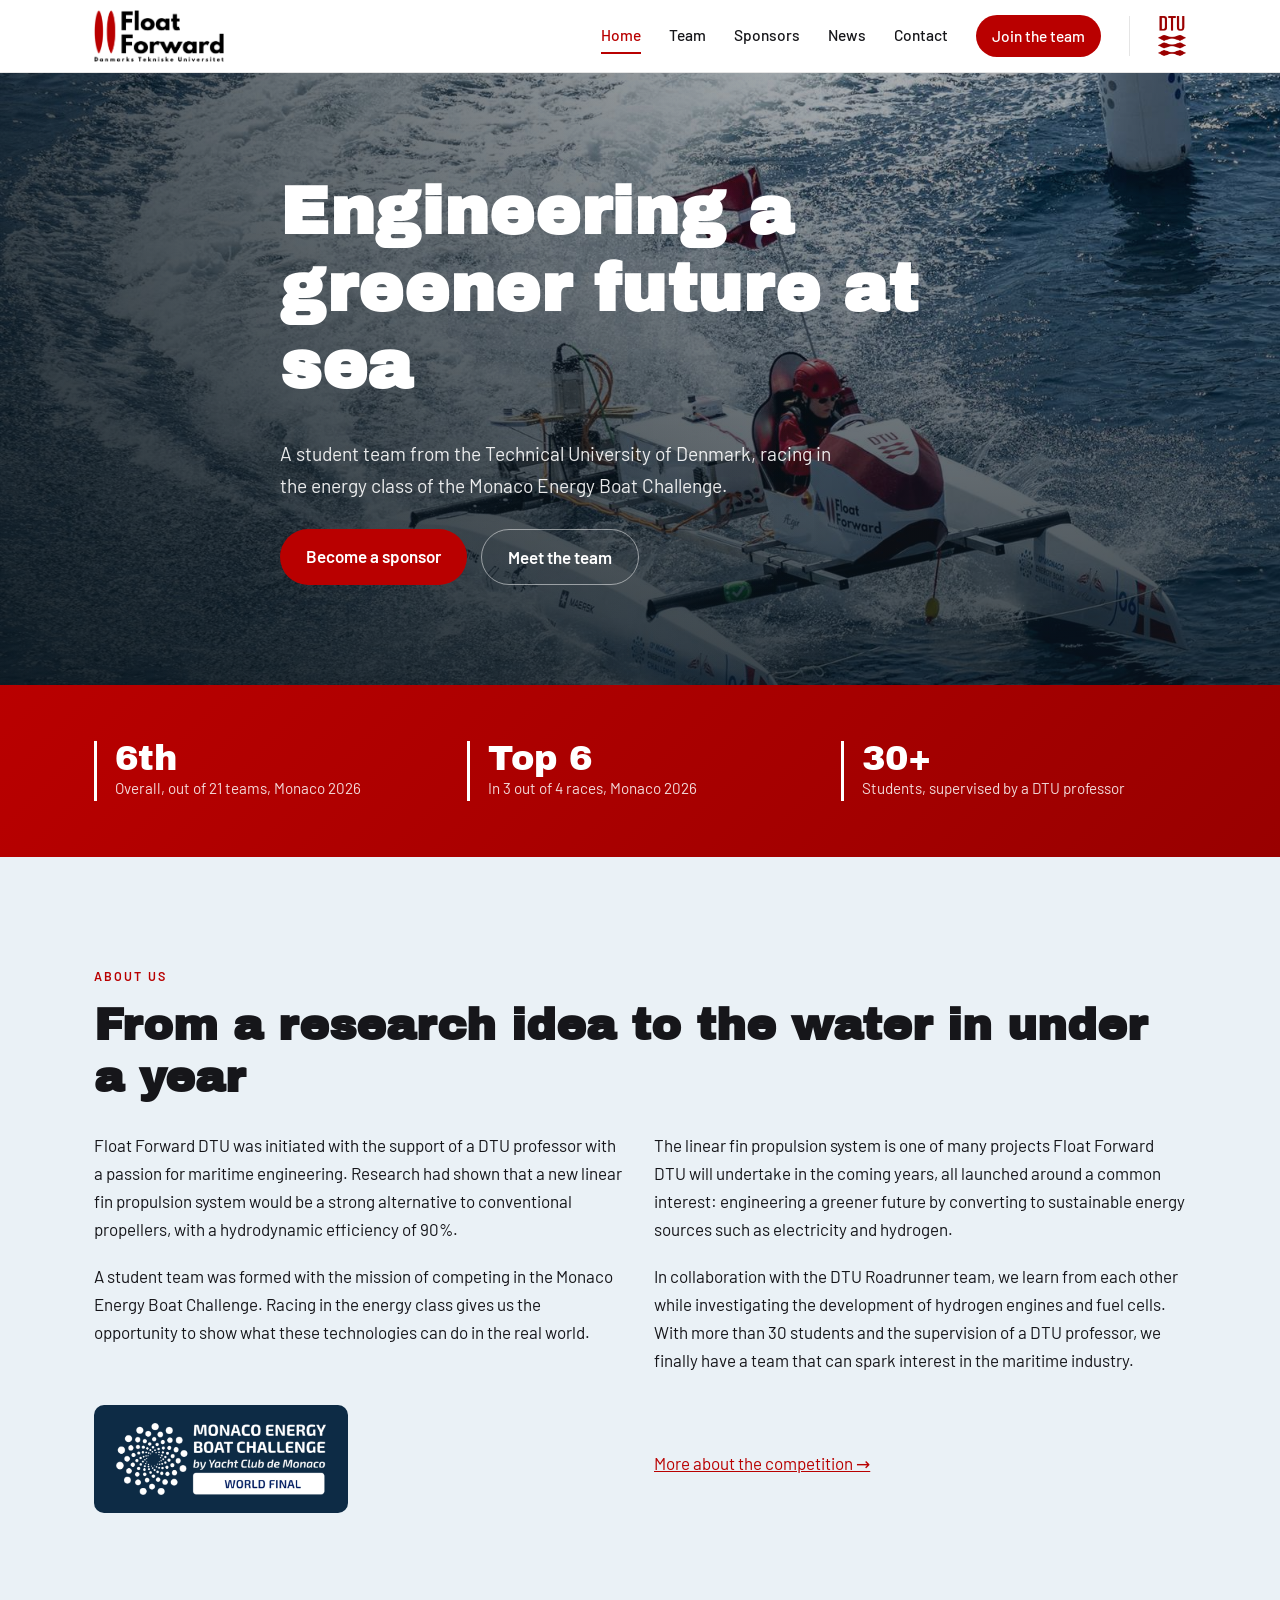
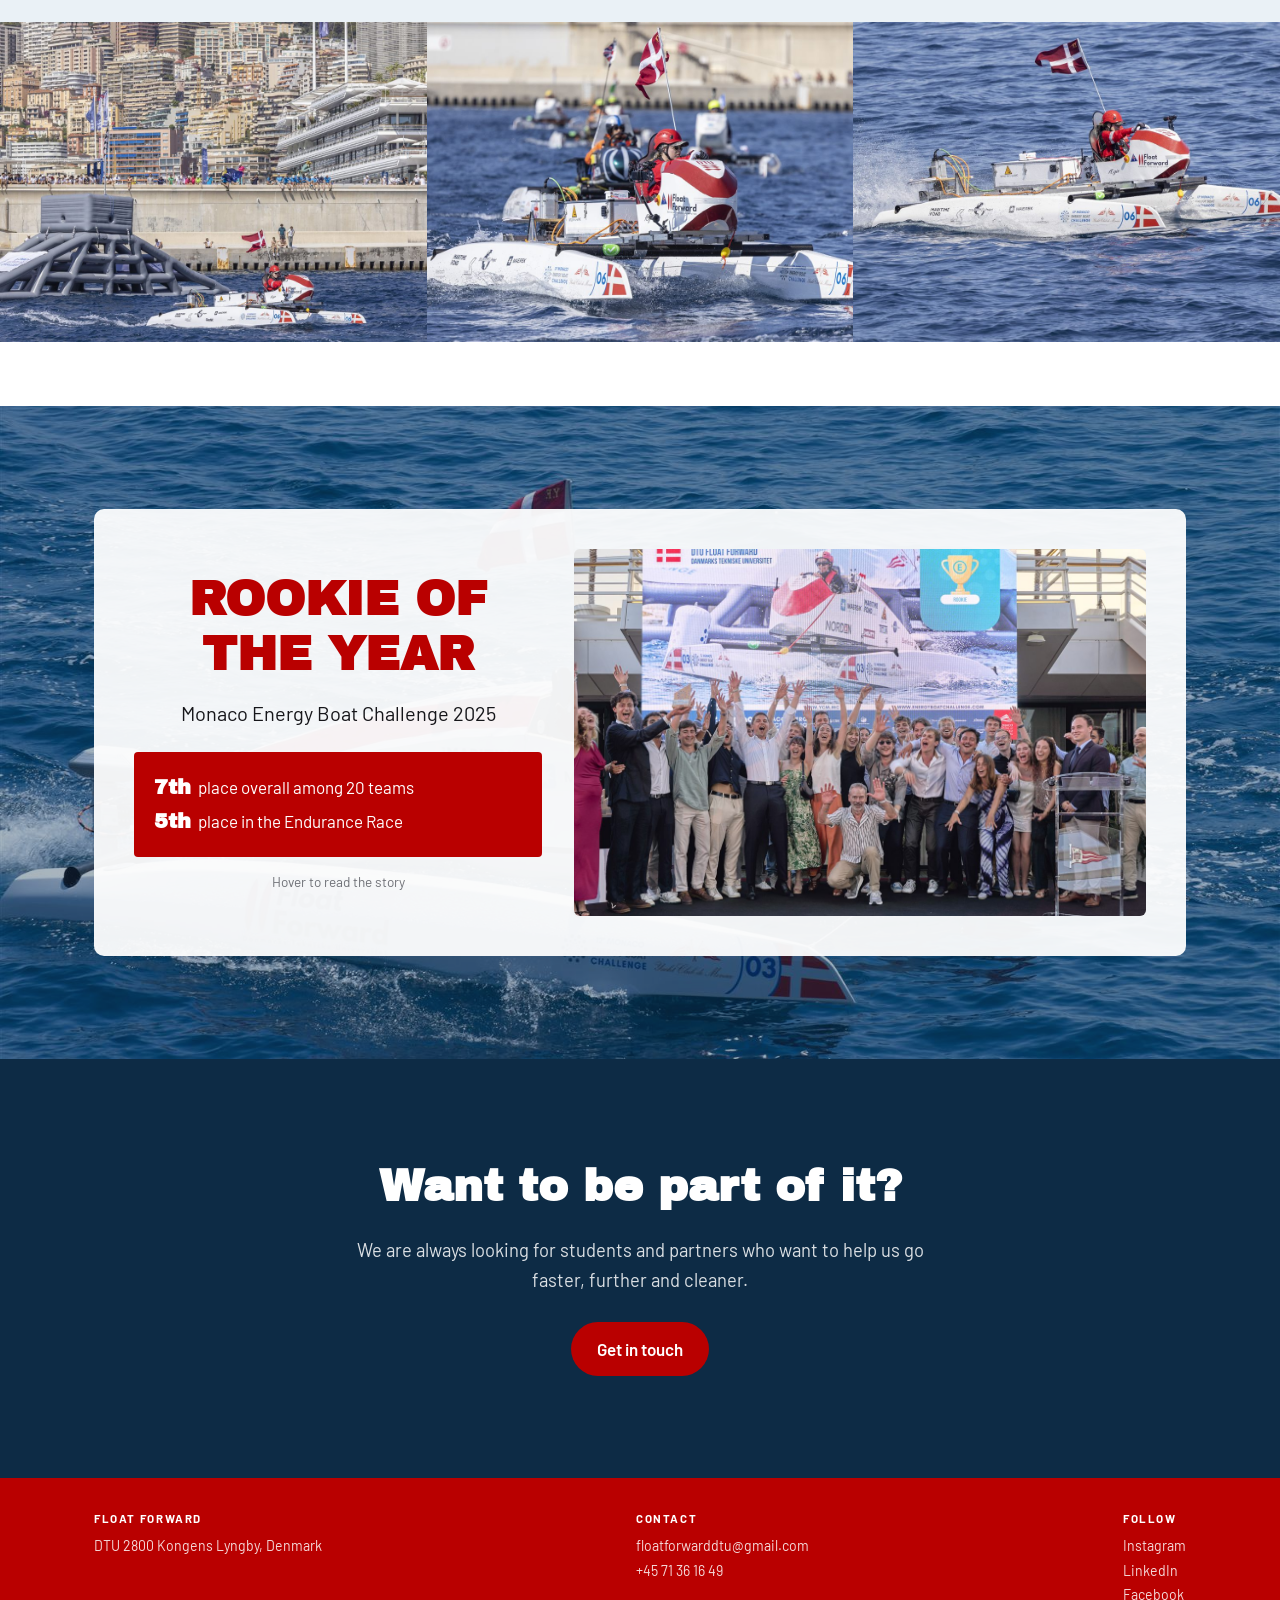
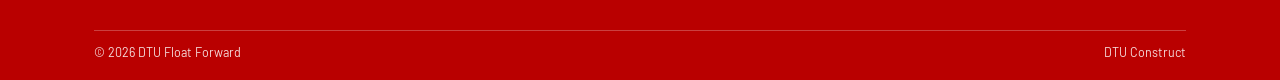
<file: index.html>
<!DOCTYPE html>
<html lang="en">
<head>
<meta charset="utf-8">
<meta name="viewport" content="width=device-width, initial-scale=1">
<title>DTU Float Forward — Engineering a greener future at sea</title>
<meta name="description" content="DTU Float Forward is a student team from the Technical University of Denmark competing in the Monaco Energy Boat Challenge. Rookie of the Year 2025.">
<meta property="og:title" content="DTU Float Forward">
<meta property="og:description" content="A DTU student team engineering a greener future at sea. Rookie of the Year at the Monaco Energy Boat Challenge 2025.">
<meta property="og:image" content="https://dtufloatforward.dk/images/boat/share.jpg">
<meta property="og:url" content="https://dtufloatforward.dk/">
<meta property="og:type" content="website">
<link rel="preconnect" href="https://fonts.googleapis.com">
<link rel="preconnect" href="https://fonts.gstatic.com" crossorigin>
<link href="https://fonts.googleapis.com/css2?family=Archivo+Black&family=Barlow:wght@400;500;600&display=swap" rel="stylesheet">
<link rel="icon" href="favicon.ico" sizes="any">
<link rel="icon" type="image/png" href="images/icons/icon-192.png">
<link rel="apple-touch-icon" href="images/icons/apple-touch-icon.png">
<link rel="stylesheet" href="assets/css/style.css">
</head>
<body>

<header class="header">
  <div class="header__inner">
    <a class="logo" href="index.html"><img src="images/logos/floatforward.png" alt="DTU Float Forward" width="585" height="234"></a>
    <button class="nav-toggle" aria-label="Menu" aria-expanded="false">☰</button>
    <nav class="nav">
      <a href="index.html" aria-current="page">Home</a>
      <a href="team.html">Team</a>
      <a href="sponsors.html">Sponsors</a>
      <a href="news.html">News</a>
      <a href="contact.html">Contact</a>
      <a class="nav__cta" href="join.html">Join the team</a>
    </nav>
    <a class="dtu-logo" href="https://www.dtu.dk/" target="_blank" rel="noopener"><img src="images/logos/dtu.png" alt="DTU — Technical University of Denmark"></a>
  </div>
</header>

<main>

  <section class="hero">
    <div class="hero__img" style="background-image:url('images/boat/hero.jpg')"></div>
    <div class="hero__content wrap">
      <h1>Engineering a greener future at sea</h1>
      <p>A student team from the Technical University of Denmark, racing in the energy class of the Monaco Energy Boat Challenge.</p>
      <div class="hero__actions">
        <a class="btn" href="sponsors.html">Become a sponsor</a>
        <a class="btn btn--ghost" href="team.html">Meet the team</a>
      </div>
    </div>
  </section>

  <section class="section section--red" style="padding:56px 0">
    <div class="wrap">
      <div class="grid grid--3">
        <div class="stat"><div class="stat__num">6th</div><div class="stat__label">Overall, out of 21 teams, Monaco 2026</div></div>
        <div class="stat"><div class="stat__num">Top 6</div><div class="stat__label">In 3 out of 4 races, Monaco 2026</div></div>
        <div class="stat"><div class="stat__num">30+</div><div class="stat__label">Students, supervised by a DTU professor</div></div>
      </div>
    </div>
  </section>

  <section class="section section--sea-soft">
    <div class="wrap">
      <span class="eyebrow">About us</span>
      <h2>From a research idea to the water in under a year</h2>
      <div class="grid grid--2" style="margin-top:28px">
        <div>
          <p>Float Forward DTU was initiated with the support of a DTU professor with a passion for maritime engineering. Research had shown that a new linear fin propulsion system would be a strong alternative to conventional propellers, with a hydrodynamic efficiency of 90%.</p>
          <p>A student team was formed with the mission of competing in the Monaco Energy Boat Challenge. Racing in the energy class gives us the opportunity to show what these technologies can do in the real world.</p>
        </div>
        <div>
          <p>The linear fin propulsion system is one of many projects Float Forward DTU will undertake in the coming years, all launched around a common interest: engineering a greener future by converting to sustainable energy sources such as electricity and hydrogen.</p>
          <p>In collaboration with the DTU Roadrunner team, we learn from each other while investigating the development of hydrogen engines and fuel cells. With more than 30 students and the supervision of a DTU professor, we finally have a team that can spark interest in the maritime industry.</p>
        </div>
      </div>
      <!-- Logo de la competición (izquierda) a la altura del enlace (derecha) -->
      <div class="grid grid--2 comp-row">
        <div><a class="comp-logo" href="https://energyboatchallenge.com/" target="_blank" rel="noopener"><img src="images/logos/energy-boat-challenge.png" alt="Monaco Energy Boat Challenge — World Final" width="640" height="219"></a></div>
        <p><a href="https://energyboatchallenge.com/" target="_blank" rel="noopener">More about the competition →</a></p>
      </div>
    </div>
  </section>

  <!-- Tira de fotos: cambia las imágenes en images/boat/strip-1.jpg, -2 y -3 -->
  <div class="photo-strip">
    <img src="images/boat/strip-1.jpg" alt="The Float Forward boat in the harbour of Monaco" loading="lazy">
    <img src="images/boat/strip-2.jpg" alt="Float Forward racing among other teams" loading="lazy">
    <img src="images/boat/strip-3.jpg" alt="Float Forward at full speed on open water" loading="lazy">
  </div>

  <!-- Tarjeta con dos caras: al pasar el cursor (o tocar en el móvil)
       se cambia de la cara "front" a la cara "back". -->
  <section class="section highlight" style="background-image:url('images/boat/highlight-bg.jpg')">
    <div class="wrap">
      <div class="flip" tabindex="0" aria-label="Rookie of the Year 2025 — hover or tap for the full story">

        <div class="flip__face flip__front">
          <div class="flip__intro">
            <h2 class="flip__title">Rookie of the Year</h2>
            <p class="flip__sub">Monaco Energy Boat Challenge 2025</p>
            <div class="flip__stats">
              <p><strong>7th</strong> place overall among 20 teams</p>
              <p><strong>5th</strong> place in the Endurance Race</p>
            </div>
            <p class="flip__hint"><span class="on-hover">Hover to read the story</span><span class="on-touch">Tap to read the story</span></p>
          </div>
          <img src="images/news/rookie-celebration.jpg" alt="The Float Forward team celebrating the Rookie of the Year award in Monaco">
        </div>

        <div class="flip__face flip__back">
          <img src="images/news/rookie-trophy.jpg" alt="The Rookie of the Year trophy">
          <div>
            <h3>Rookie of the Year 2025</h3>
            <p>Float Forward made its debut at the Monaco Energy Boat Challenge in July 2025, finishing 7th overall among 20 international teams. The highlight of the event was a 5th place in the Endurance Race, showcasing the team's engineering work and determination.</p>
            <p>That first performance earned Float Forward the Rookie of the Year award, going beyond the goals set for the team's first season.</p>
            <a class="btn" href="news.html">Read the full story</a>
          </div>
        </div>

      </div>
    </div>
  </section>

  <section class="section section--sea">
    <div class="wrap" style="text-align:center">
      <h2>Want to be part of it?</h2>
      <p class="lead" style="margin:0 auto 26px">We are always looking for students and partners who want to help us go faster, further and cleaner.</p>
      <a class="btn" href="contact.html">Get in touch</a>
    </div>
  </section>

</main>

<footer class="footer">
  <div class="wrap">
    <div class="footer__grid">
      <div>
        <h4>Float Forward</h4>
        <p style="margin:0">DTU 2800 Kongens Lyngby, Denmark</p>
      </div>
      <div>
        <h4>Contact</h4>
        <ul>
          <li><a href="mailto:floatforwarddtu@gmail.com">floatforwarddtu@gmail.com</a></li>
          <li><a href="tel:+4571361649">+45 71 36 16 49</a></li>
        </ul>
      </div>
      <div>
        <h4>Follow</h4>
        <ul>
          <li><a href="https://www.instagram.com/dtufloatforward/" target="_blank" rel="noopener">Instagram</a></li>
          <li><a href="https://linkedin.com/company/dtu-float-forward/" target="_blank" rel="noopener">LinkedIn</a></li>
          <li><a href="https://facebook.com/people/Float-Forward-DTU/61565667403670/" target="_blank" rel="noopener">Facebook</a></li>
        </ul>
      </div>
    </div>
    <div class="footer__bottom">
      <span>© <span id="year">2026</span> DTU Float Forward</span>
      <a href="https://construct.dtu.dk/" target="_blank" rel="noopener">DTU Construct</a>
    </div>
  </div>
</footer>

<script src="assets/js/site.js"></script>
</body>
</html>
</file>
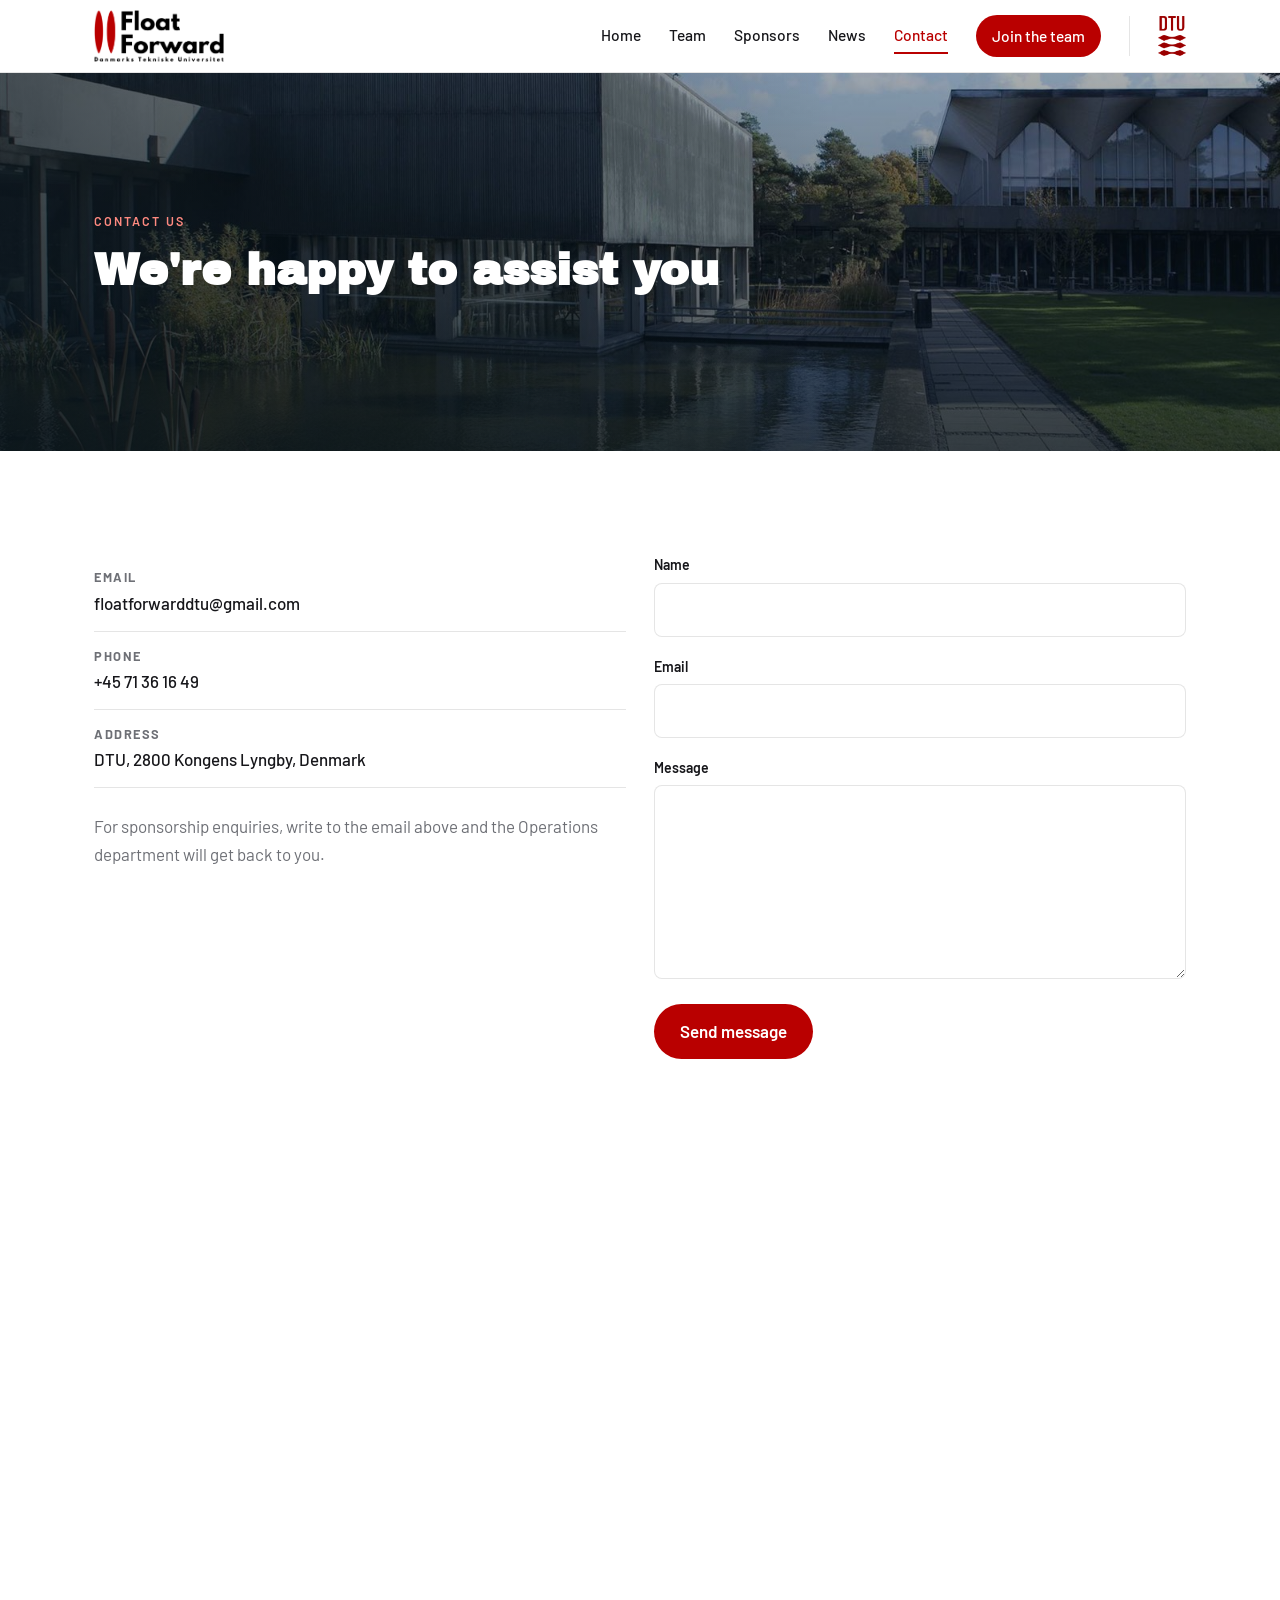
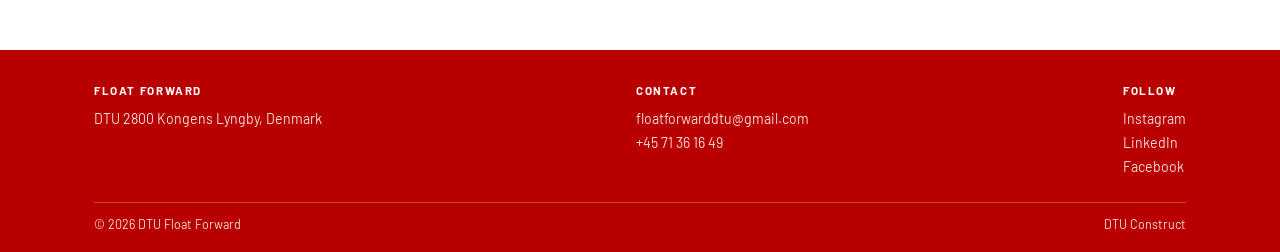
<file: contact.html>
<!DOCTYPE html>
<html lang="en">
<head>
<meta charset="utf-8">
<meta name="viewport" content="width=device-width, initial-scale=1">
<title>Contact — DTU Float Forward</title>
<meta name="description" content="Contact DTU Float Forward: email, phone and where to find us at the Technical University of Denmark in Kongens Lyngby.">
<meta property="og:title" content="Contact — DTU Float Forward">
<meta property="og:description" content="Get in touch with the DTU Float Forward student team.">
<link rel="preconnect" href="https://fonts.googleapis.com">
<link rel="preconnect" href="https://fonts.gstatic.com" crossorigin>
<link href="https://fonts.googleapis.com/css2?family=Archivo+Black&family=Barlow:wght@400;500;600&display=swap" rel="stylesheet">
<link rel="icon" href="favicon.ico" sizes="any">
<link rel="icon" type="image/png" href="images/icons/icon-192.png">
<link rel="apple-touch-icon" href="images/icons/apple-touch-icon.png">
<link rel="stylesheet" href="assets/css/style.css">
</head>
<body>

<header class="header">
  <div class="header__inner">
    <a class="logo" href="index.html"><img src="images/logos/floatforward.png" alt="DTU Float Forward" width="585" height="234"></a>
    <button class="nav-toggle" aria-label="Menu" aria-expanded="false">☰</button>
    <nav class="nav">
      <a href="index.html">Home</a>
      <a href="team.html">Team</a>
      <a href="sponsors.html">Sponsors</a>
      <a href="news.html">News</a>
      <a href="contact.html" aria-current="page">Contact</a>
      <a class="nav__cta" href="join.html">Join the team</a>
    </nav>
    <a class="dtu-logo" href="https://www.dtu.dk/" target="_blank" rel="noopener"><img src="images/logos/dtu.png" alt="DTU — Technical University of Denmark"></a>
  </div>
</header>

<main>

  <section class="hero hero--page page-hero">
    <div class="hero__img" style="background-image:url('images/pages/contact.jpg')"></div>
    <div class="hero__content wrap">
      <span class="eyebrow">Contact us</span>
      <h2>We're happy to assist you</h2>
    </div>
  </section>

  <section class="section">
    <div class="wrap">
      <div class="grid grid--2" style="align-items:start">

        <div>
          <ul class="contact-list">
            <li><strong>Email</strong><a href="mailto:floatforwarddtu@gmail.com">floatforwarddtu@gmail.com</a></li>
            <li><strong>Phone</strong><a href="tel:+4571361649">+45 71 36 16 49</a></li>
            <li><strong>Address</strong><a href="https://www.google.com/maps/search/?api=1&query=DTU%2C%202800%20Kongens%20Lyngby%2C%20Denmark" target="_blank" rel="noopener">DTU, 2800 Kongens Lyngby, Denmark</a></li>
          </ul>
          <p class="muted" style="margin-top:24px">For sponsorship enquiries, write to the email above and the Operations department will get back to you.</p>
        </div>

        <!-- El atributo data-netlify="true" hace que Netlify recoja los envíos
             y los mande al correo del equipo. Si alojáis en otro sitio,
             quitad ese atributo y usad el enlace de email de arriba. -->
        <form name="contact" method="POST" data-netlify="true" netlify-honeypot="bot-field">
          <input type="hidden" name="form-name" value="contact">
          <p hidden><label>Leave empty: <input name="bot-field"></label></p>
          <div class="field">
            <label for="name">Name</label>
            <input id="name" name="name" type="text" required>
          </div>
          <div class="field">
            <label for="email">Email</label>
            <input id="email" name="email" type="email" required>
          </div>
          <div class="field">
            <label for="message">Message</label>
            <textarea id="message" name="message" rows="6" required></textarea>
          </div>
          <button class="btn" type="submit" style="border:0;cursor:pointer;font-family:inherit;font-size:inherit">Send message</button>
        </form>

      </div>
    </div>
  </section>

  <section class="section section--mist" style="padding-top:0;background:transparent">
    <div class="wrap">
      <iframe
        title="DTU, Kongens Lyngby"
        src="https://maps.google.com/maps?q=55.7865198,12.5228348&amp;hl=en&amp;z=16&amp;output=embed"
        style="width:100%;height:380px;border:0;border-radius:10px"
        loading="lazy" referrerpolicy="no-referrer-when-downgrade"></iframe>
    </div>
  </section>

</main>

<footer class="footer">
  <div class="wrap">
    <div class="footer__grid">
      <div>
        <h4>Float Forward</h4>
        <p style="margin:0">DTU 2800 Kongens Lyngby, Denmark</p>
      </div>
      <div>
        <h4>Contact</h4>
        <ul>
          <li><a href="mailto:floatforwarddtu@gmail.com">floatforwarddtu@gmail.com</a></li>
          <li><a href="tel:+4571361649">+45 71 36 16 49</a></li>
        </ul>
      </div>
      <div>
        <h4>Follow</h4>
        <ul>
          <li><a href="https://www.instagram.com/dtufloatforward/" target="_blank" rel="noopener">Instagram</a></li>
          <li><a href="https://linkedin.com/company/dtu-float-forward/" target="_blank" rel="noopener">LinkedIn</a></li>
          <li><a href="https://facebook.com/people/Float-Forward-DTU/61565667403670/" target="_blank" rel="noopener">Facebook</a></li>
        </ul>
      </div>
    </div>
    <div class="footer__bottom">
      <span>© <span id="year">2026</span> DTU Float Forward</span>
      <a href="https://construct.dtu.dk/" target="_blank" rel="noopener">DTU Construct</a>
    </div>
  </div>
</footer>

<script src="assets/js/site.js"></script>
</body>
</html>
</file>
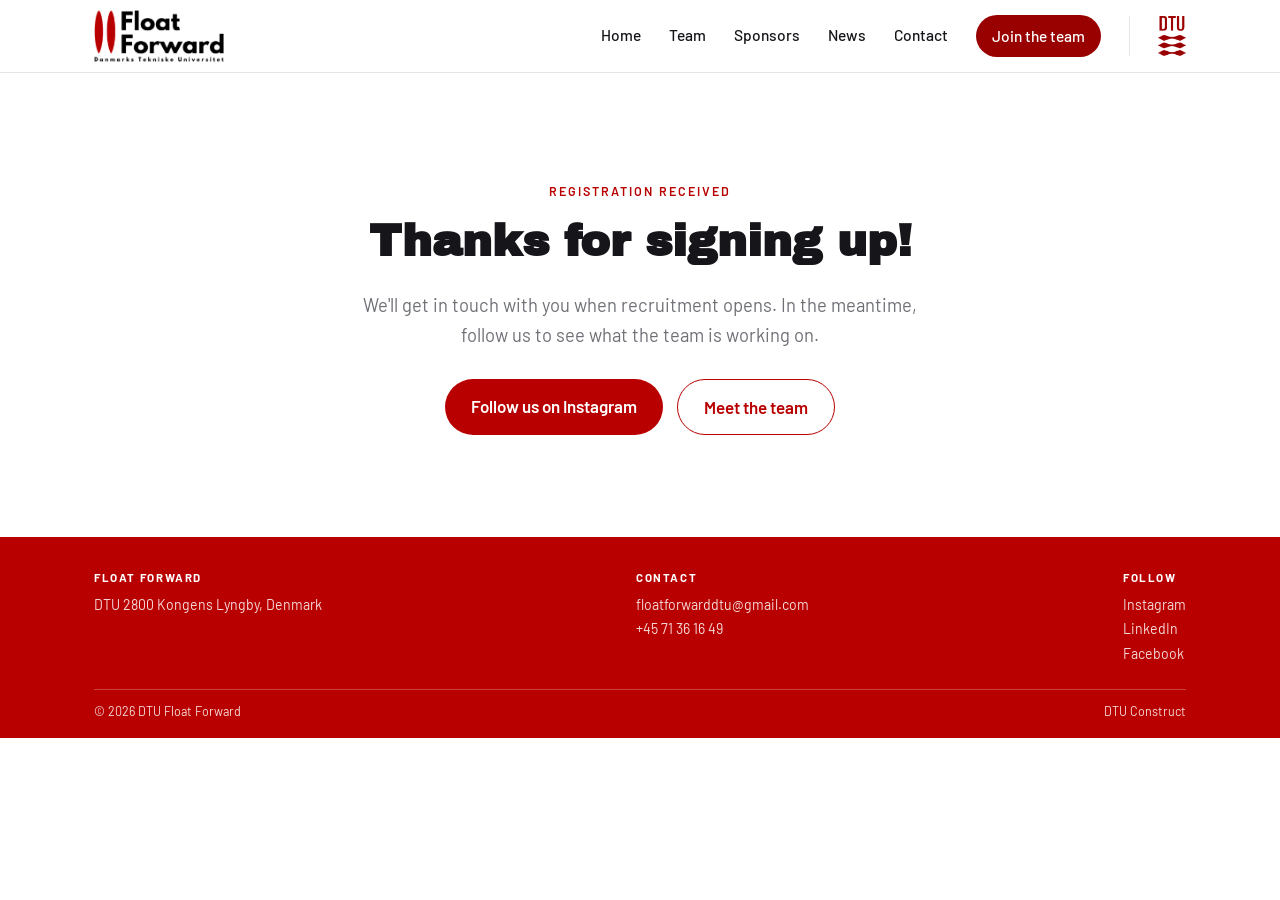
<file: join-thanks.html>
<!DOCTYPE html>
<html lang="en">
<head>
<meta charset="utf-8">
<meta name="viewport" content="width=device-width, initial-scale=1">
<title>Thank you — DTU Float Forward</title>
<meta name="robots" content="noindex">
<link rel="preconnect" href="https://fonts.googleapis.com">
<link rel="preconnect" href="https://fonts.gstatic.com" crossorigin>
<link href="https://fonts.googleapis.com/css2?family=Archivo+Black&family=Barlow:wght@400;500;600&display=swap" rel="stylesheet">
<link rel="icon" href="favicon.ico" sizes="any">
<link rel="icon" type="image/png" href="images/icons/icon-192.png">
<link rel="apple-touch-icon" href="images/icons/apple-touch-icon.png">
<link rel="stylesheet" href="assets/css/style.css">
</head>
<body>

<header class="header">
  <div class="header__inner">
    <a class="logo" href="index.html"><img src="images/logos/floatforward.png" alt="DTU Float Forward" width="585" height="234"></a>
    <button class="nav-toggle" aria-label="Menu" aria-expanded="false">☰</button>
    <nav class="nav">
      <a href="index.html">Home</a>
      <a href="team.html">Team</a>
      <a href="sponsors.html">Sponsors</a>
      <a href="news.html">News</a>
      <a href="contact.html">Contact</a>
      <a class="nav__cta" href="join.html" aria-current="page">Join the team</a>
    </nav>
    <a class="dtu-logo" href="https://www.dtu.dk/" target="_blank" rel="noopener"><img src="images/logos/dtu.png" alt="DTU — Technical University of Denmark"></a>
  </div>
</header>

<!-- Página a la que llega quien envía el formulario de join.html -->
<main>
  <section class="section">
    <div class="wrap" style="text-align:center;max-width:640px">
      <span class="eyebrow">Registration received</span>
      <h2>Thanks for signing up!</h2>
      <p class="lead" style="margin:0 auto 28px">We'll get in touch with you when recruitment opens. In the meantime, follow us to see what the team is working on.</p>
      <div class="hero__actions" style="justify-content:center">
        <a class="btn" href="https://www.instagram.com/dtufloatforward/" target="_blank" rel="noopener">Follow us on Instagram</a>
        <a class="btn btn--outline" href="team.html">Meet the team</a>
      </div>
    </div>
  </section>
</main>

<footer class="footer">
  <div class="wrap">
    <div class="footer__grid">
      <div>
        <h4>Float Forward</h4>
        <p style="margin:0">DTU 2800 Kongens Lyngby, Denmark</p>
      </div>
      <div>
        <h4>Contact</h4>
        <ul>
          <li><a href="mailto:floatforwarddtu@gmail.com">floatforwarddtu@gmail.com</a></li>
          <li><a href="tel:+4571361649">+45 71 36 16 49</a></li>
        </ul>
      </div>
      <div>
        <h4>Follow</h4>
        <ul>
          <li><a href="https://www.instagram.com/dtufloatforward/" target="_blank" rel="noopener">Instagram</a></li>
          <li><a href="https://linkedin.com/company/dtu-float-forward/" target="_blank" rel="noopener">LinkedIn</a></li>
          <li><a href="https://facebook.com/people/Float-Forward-DTU/61565667403670/" target="_blank" rel="noopener">Facebook</a></li>
        </ul>
      </div>
    </div>
    <div class="footer__bottom">
      <span>© <span id="year">2026</span> DTU Float Forward</span>
      <a href="https://construct.dtu.dk/" target="_blank" rel="noopener">DTU Construct</a>
    </div>
  </div>
</footer>

<script src="assets/js/site.js"></script>
</body>
</html>
</file>
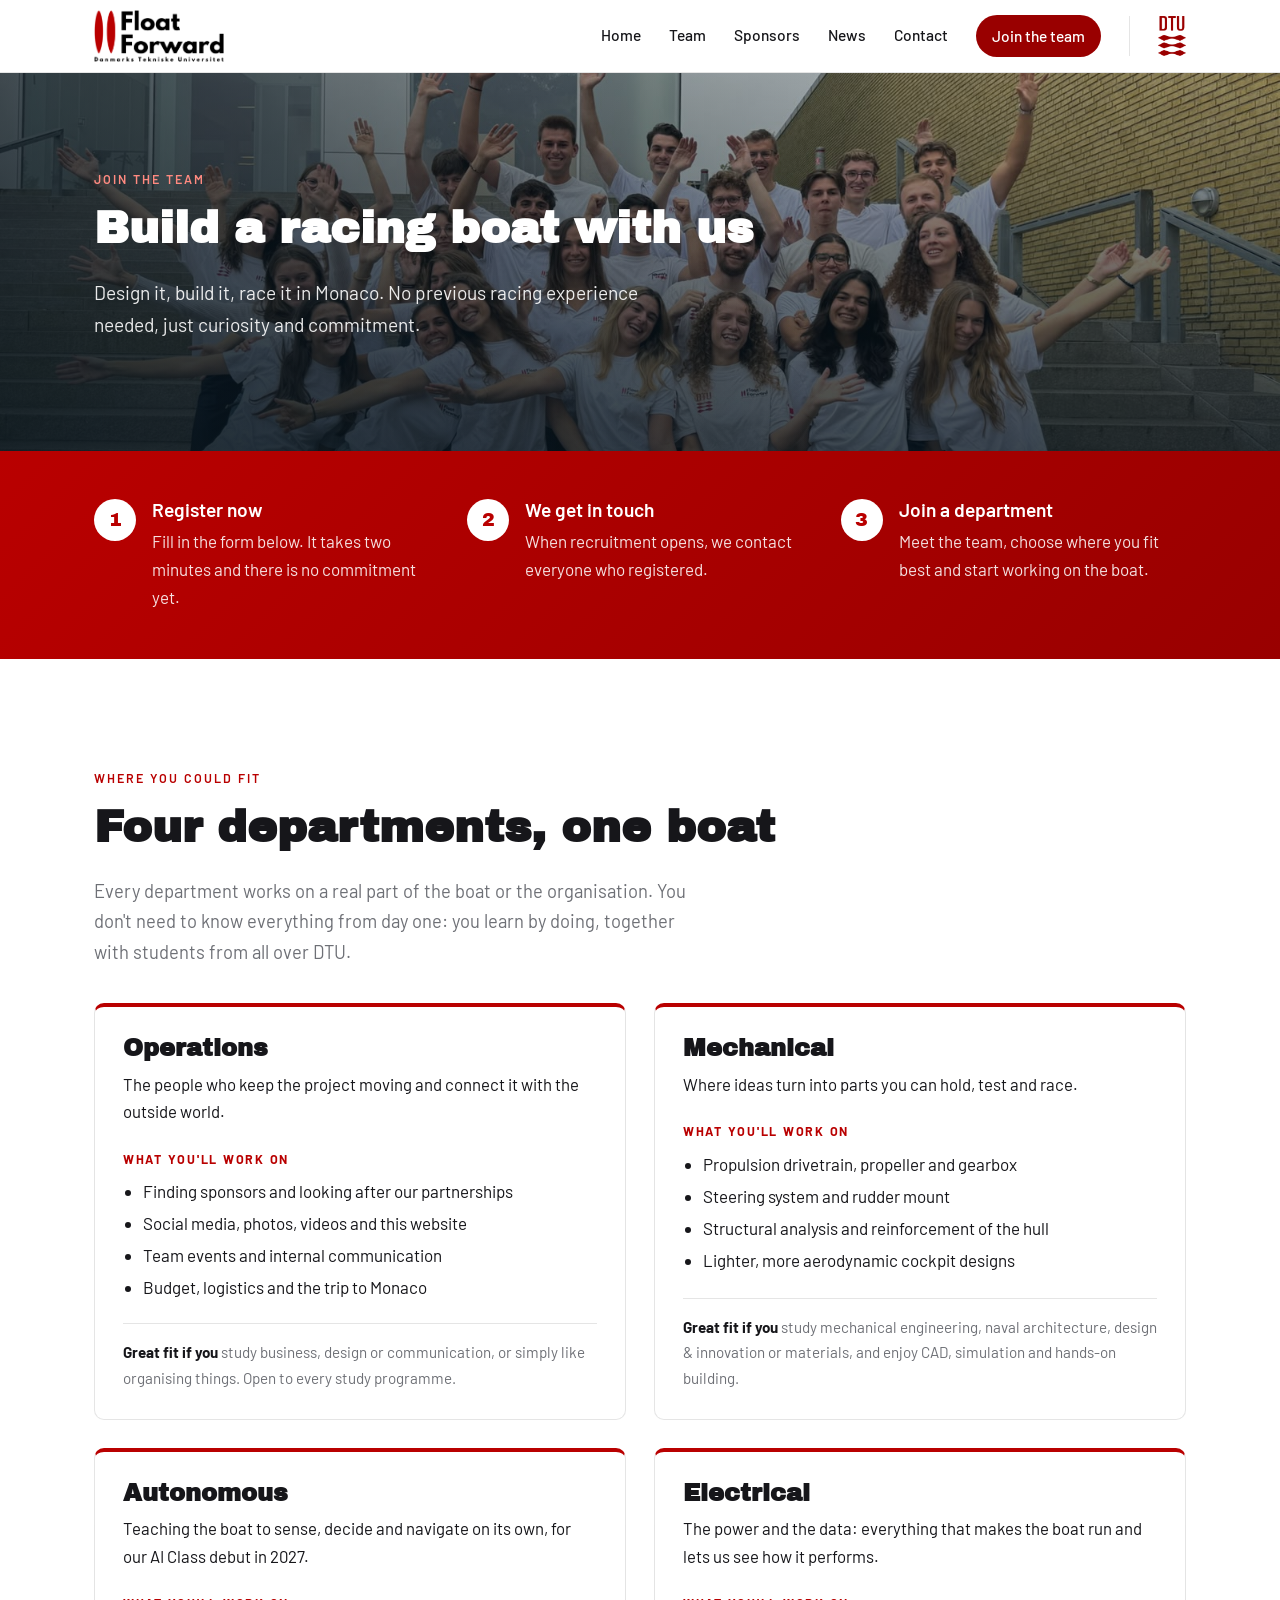
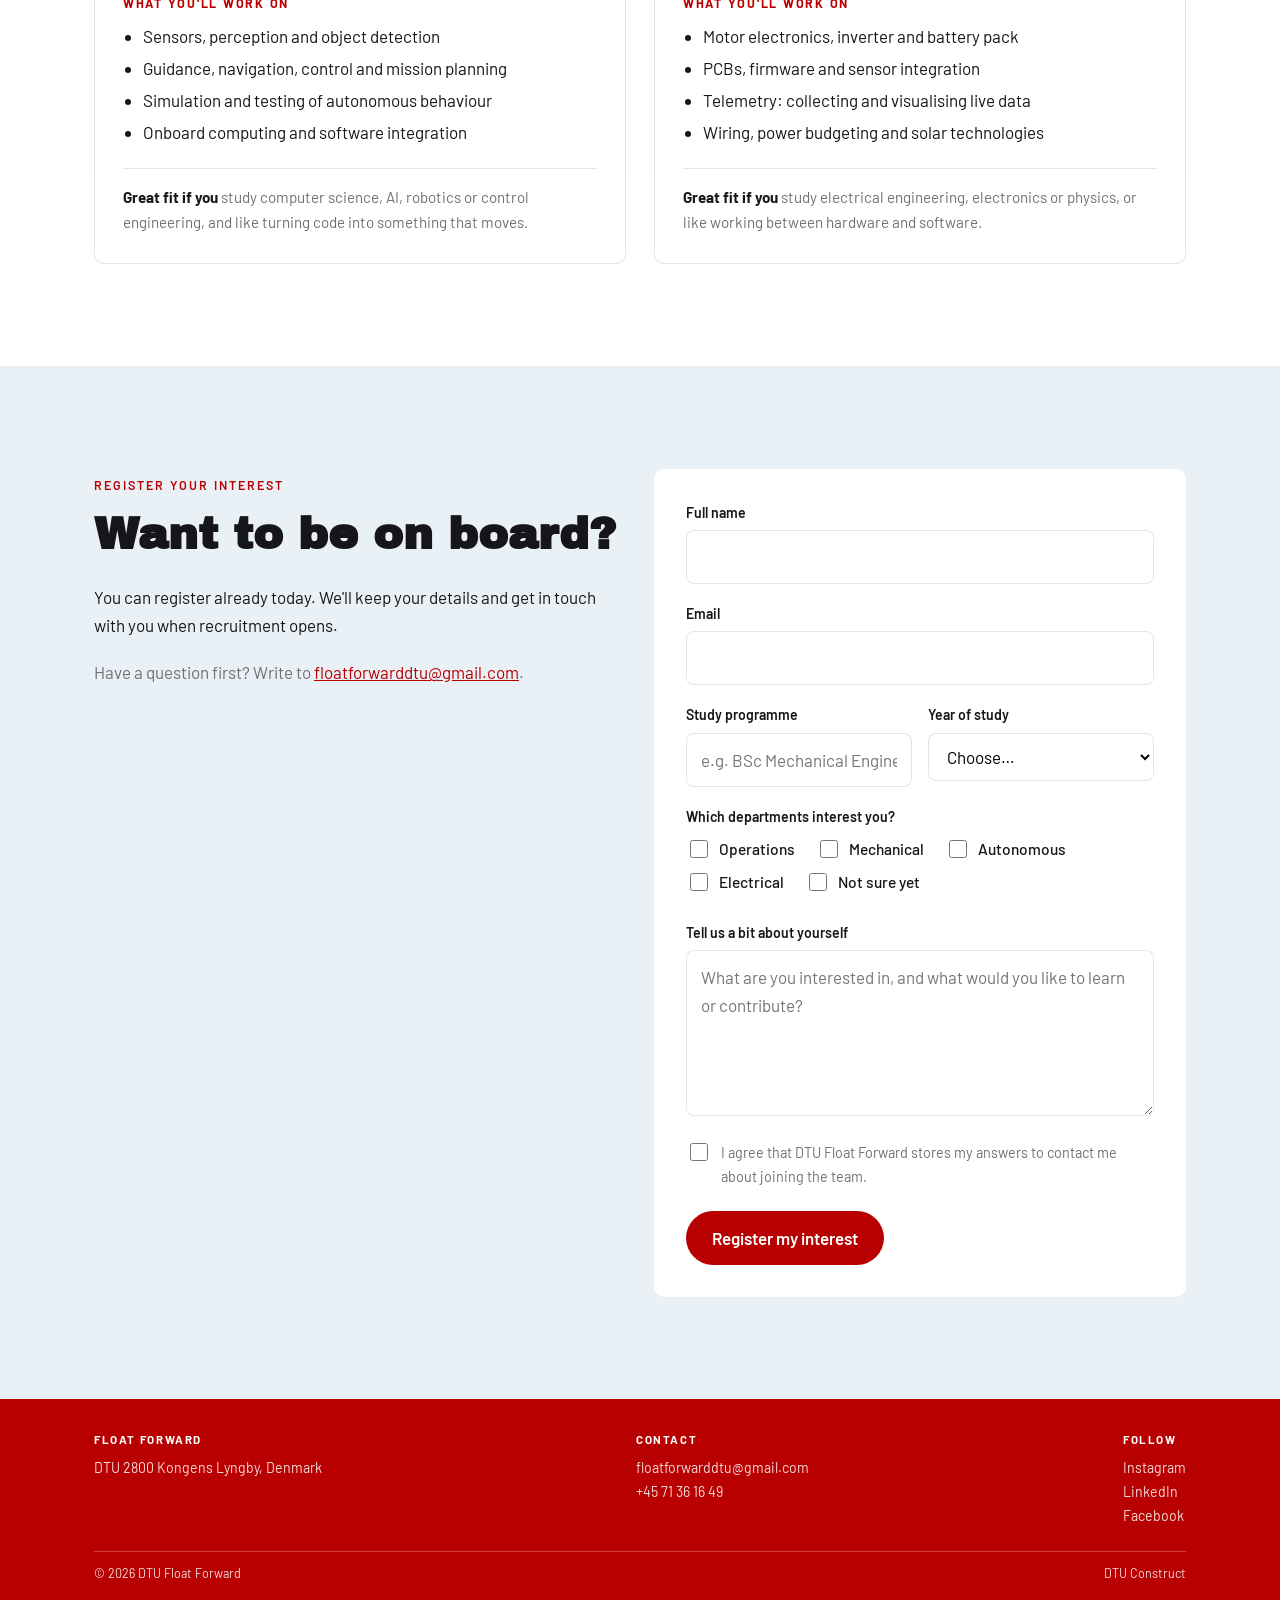
<file: join.html>
<!DOCTYPE html>
<html lang="en">
<head>
<meta charset="utf-8">
<meta name="viewport" content="width=device-width, initial-scale=1">
<title>Join the team — DTU Float Forward</title>
<meta name="description" content="Join DTU Float Forward: discover our four departments and register your interest. Sign up now and we will contact you when recruitment opens.">
<meta property="og:title" content="Join the team — DTU Float Forward">
<meta property="og:description" content="Help us build and race a green energy boat. Register your interest today.">
<link rel="preconnect" href="https://fonts.googleapis.com">
<link rel="preconnect" href="https://fonts.gstatic.com" crossorigin>
<link href="https://fonts.googleapis.com/css2?family=Archivo+Black&family=Barlow:wght@400;500;600&display=swap" rel="stylesheet">
<link rel="icon" href="favicon.ico" sizes="any">
<link rel="icon" type="image/png" href="images/icons/icon-192.png">
<link rel="apple-touch-icon" href="images/icons/apple-touch-icon.png">
<link rel="stylesheet" href="assets/css/style.css">
</head>
<body>

<header class="header">
  <div class="header__inner">
    <a class="logo" href="index.html"><img src="images/logos/floatforward.png" alt="DTU Float Forward" width="585" height="234"></a>
    <button class="nav-toggle" aria-label="Menu" aria-expanded="false">☰</button>
    <nav class="nav">
      <a href="index.html">Home</a>
      <a href="team.html">Team</a>
      <a href="sponsors.html">Sponsors</a>
      <a href="news.html">News</a>
      <a href="contact.html">Contact</a>
      <a class="nav__cta" href="join.html" aria-current="page">Join the team</a>
    </nav>
    <a class="dtu-logo" href="https://www.dtu.dk/" target="_blank" rel="noopener"><img src="images/logos/dtu.png" alt="DTU — Technical University of Denmark"></a>
  </div>
</header>

<main>

  <section class="hero hero--page page-hero">
    <div class="hero__img" style="background-image:url('images/team/2026-2027/group.jpg');background-position:center 40%"></div>
    <div class="hero__content wrap">
      <span class="eyebrow">Join the team</span>
      <h2>Build a racing boat with us</h2>
      <p class="lead">Design it, build it, race it in Monaco. No previous racing experience needed, just curiosity and commitment.</p>
    </div>
  </section>

  <!-- Cuándo se entra en el equipo. Cambia aquí el semestre si cambian las fechas. -->
  <section class="section section--red" style="padding:48px 0">
    <div class="wrap">
      <div class="grid grid--3 join-steps">
        <div class="join-step">
          <span class="join-step__num">1</span>
          <h3>Register now</h3>
          <p>Fill in the form below. It takes two minutes and there is no commitment yet.</p>
        </div>
        <div class="join-step">
          <span class="join-step__num">2</span>
          <h3>We get in touch</h3>
          <p>When recruitment opens, we contact everyone who registered.</p>
        </div>
        <div class="join-step">
          <span class="join-step__num">3</span>
          <h3>Join a department</h3>
          <p>Meet the team, choose where you fit best and start working on the boat.</p>
        </div>
      </div>
    </div>
  </section>

  <section class="section">
    <div class="wrap">
      <span class="eyebrow">Where you could fit</span>
      <h2>Four departments, one boat</h2>
      <p class="lead" style="max-width:60ch">Every department works on a real part of the boat or the organisation. You don't need to know everything from day one: you learn by doing, together with students from all over DTU.</p>

      <div class="grid grid--2 join-depts">

        <article class="join-dept">
          <h3>Operations</h3>
          <p class="join-dept__pitch">The people who keep the project moving and connect it with the outside world.</p>
          <h4>What you'll work on</h4>
          <ul>
            <li>Finding sponsors and looking after our partnerships</li>
            <li>Social media, photos, videos and this website</li>
            <li>Team events and internal communication</li>
            <li>Budget, logistics and the trip to Monaco</li>
          </ul>
          <p class="join-dept__fit"><strong>Great fit if you</strong> study business, design or communication, or simply like organising things. Open to every study programme.</p>
        </article>

        <article class="join-dept">
          <h3>Mechanical</h3>
          <p class="join-dept__pitch">Where ideas turn into parts you can hold, test and race.</p>
          <h4>What you'll work on</h4>
          <ul>
            <li>Propulsion drivetrain, propeller and gearbox</li>
            <li>Steering system and rudder mount</li>
            <li>Structural analysis and reinforcement of the hull</li>
            <li>Lighter, more aerodynamic cockpit designs</li>
          </ul>
          <p class="join-dept__fit"><strong>Great fit if you</strong> study mechanical engineering, naval architecture, design &amp; innovation or materials, and enjoy CAD, simulation and hands-on building.</p>
        </article>

        <article class="join-dept">
          <h3>Autonomous</h3>
          <p class="join-dept__pitch">Teaching the boat to sense, decide and navigate on its own, for our AI Class debut in 2027.</p>
          <h4>What you'll work on</h4>
          <ul>
            <li>Sensors, perception and object detection</li>
            <li>Guidance, navigation, control and mission planning</li>
            <li>Simulation and testing of autonomous behaviour</li>
            <li>Onboard computing and software integration</li>
          </ul>
          <p class="join-dept__fit"><strong>Great fit if you</strong> study computer science, AI, robotics or control engineering, and like turning code into something that moves.</p>
        </article>

        <article class="join-dept">
          <h3>Electrical</h3>
          <p class="join-dept__pitch">The power and the data: everything that makes the boat run and lets us see how it performs.</p>
          <h4>What you'll work on</h4>
          <ul>
            <li>Motor electronics, inverter and battery pack</li>
            <li>PCBs, firmware and sensor integration</li>
            <li>Telemetry: collecting and visualising live data</li>
            <li>Wiring, power budgeting and solar technologies</li>
          </ul>
          <p class="join-dept__fit"><strong>Great fit if you</strong> study electrical engineering, electronics or physics, or like working between hardware and software.</p>
        </article>

      </div>
    </div>
  </section>

  <section class="section section--sea-soft" id="register">
    <div class="wrap">
      <div class="grid grid--2" style="align-items:start">

        <div>
          <span class="eyebrow">Register your interest</span>
          <h2>Want to be on board?</h2>
          <p>You can register already today. We'll keep your details and get in touch with you when recruitment opens.</p>
          <p class="muted">Have a question first? Write to <a href="mailto:floatforwarddtu@gmail.com">floatforwarddtu@gmail.com</a>.</p>
        </div>

        <!-- Netlify recoge los envíos (data-netlify="true"). Se ven en el panel
             de Netlify, sección Forms, formulario "join". -->
        <form class="join-form" name="join" method="POST" action="join-thanks.html" data-netlify="true" netlify-honeypot="bot-field">
          <input type="hidden" name="form-name" value="join">
          <p hidden><label>Leave empty: <input name="bot-field"></label></p>

          <div class="field">
            <label for="name">Full name</label>
            <input id="name" name="name" type="text" autocomplete="name" required>
          </div>
          <div class="field">
            <label for="email">Email</label>
            <input id="email" name="email" type="email" autocomplete="email" required>
          </div>
          <div class="field-row">
            <div class="field">
              <label for="programme">Study programme</label>
              <input id="programme" name="programme" type="text" placeholder="e.g. BSc Mechanical Engineering" required>
            </div>
            <div class="field">
              <label for="study-year">Year of study</label>
              <select id="study-year" name="year" required>
                <option value="">Choose…</option>
                <option>1st year BSc</option>
                <option>2nd year BSc</option>
                <option>3rd year BSc</option>
                <option>1st year MSc</option>
                <option>2nd year MSc</option>
                <option>PhD</option>
                <option>Other</option>
              </select>
            </div>
          </div>

          <fieldset class="field checks">
            <legend>Which departments interest you?</legend>
            <label><input type="checkbox" name="operations" value="yes"> Operations</label>
            <label><input type="checkbox" name="mechanical" value="yes"> Mechanical</label>
            <label><input type="checkbox" name="autonomous" value="yes"> Autonomous</label>
            <label><input type="checkbox" name="electrical" value="yes"> Electrical</label>
            <label><input type="checkbox" name="not-sure" value="yes"> Not sure yet</label>
          </fieldset>

          <div class="field">
            <label for="about">Tell us a bit about yourself</label>
            <textarea id="about" name="about" rows="5" placeholder="What are you interested in, and what would you like to learn or contribute?"></textarea>
          </div>

          <label class="consent">
            <input type="checkbox" name="consent" value="yes" required>
            <span>I agree that DTU Float Forward stores my answers to contact me about joining the team.</span>
          </label>

          <button class="btn" type="submit">Register my interest</button>
        </form>

      </div>
    </div>
  </section>

</main>

<footer class="footer">
  <div class="wrap">
    <div class="footer__grid">
      <div>
        <h4>Float Forward</h4>
        <p style="margin:0">DTU 2800 Kongens Lyngby, Denmark</p>
      </div>
      <div>
        <h4>Contact</h4>
        <ul>
          <li><a href="mailto:floatforwarddtu@gmail.com">floatforwarddtu@gmail.com</a></li>
          <li><a href="tel:+4571361649">+45 71 36 16 49</a></li>
        </ul>
      </div>
      <div>
        <h4>Follow</h4>
        <ul>
          <li><a href="https://www.instagram.com/dtufloatforward/" target="_blank" rel="noopener">Instagram</a></li>
          <li><a href="https://linkedin.com/company/dtu-float-forward/" target="_blank" rel="noopener">LinkedIn</a></li>
          <li><a href="https://facebook.com/people/Float-Forward-DTU/61565667403670/" target="_blank" rel="noopener">Facebook</a></li>
        </ul>
      </div>
    </div>
    <div class="footer__bottom">
      <span>© <span id="year">2026</span> DTU Float Forward</span>
      <a href="https://construct.dtu.dk/" target="_blank" rel="noopener">DTU Construct</a>
    </div>
  </div>
</footer>

<script src="assets/js/site.js"></script>
<script>
  // Al menos un departamento marcado antes de enviar
  (function () {
    var form = document.querySelector(".join-form");
    var boxes = form.querySelectorAll(".checks input");
    var first = boxes[0];
    function check() {
      var any = Array.prototype.some.call(boxes, function (b) { return b.checked; });
      first.setCustomValidity(any ? "" : "Choose at least one option.");
    }
    boxes.forEach(function (b) { b.addEventListener("change", check); });
    check();
  })();
</script>
</body>
</html>
</file>
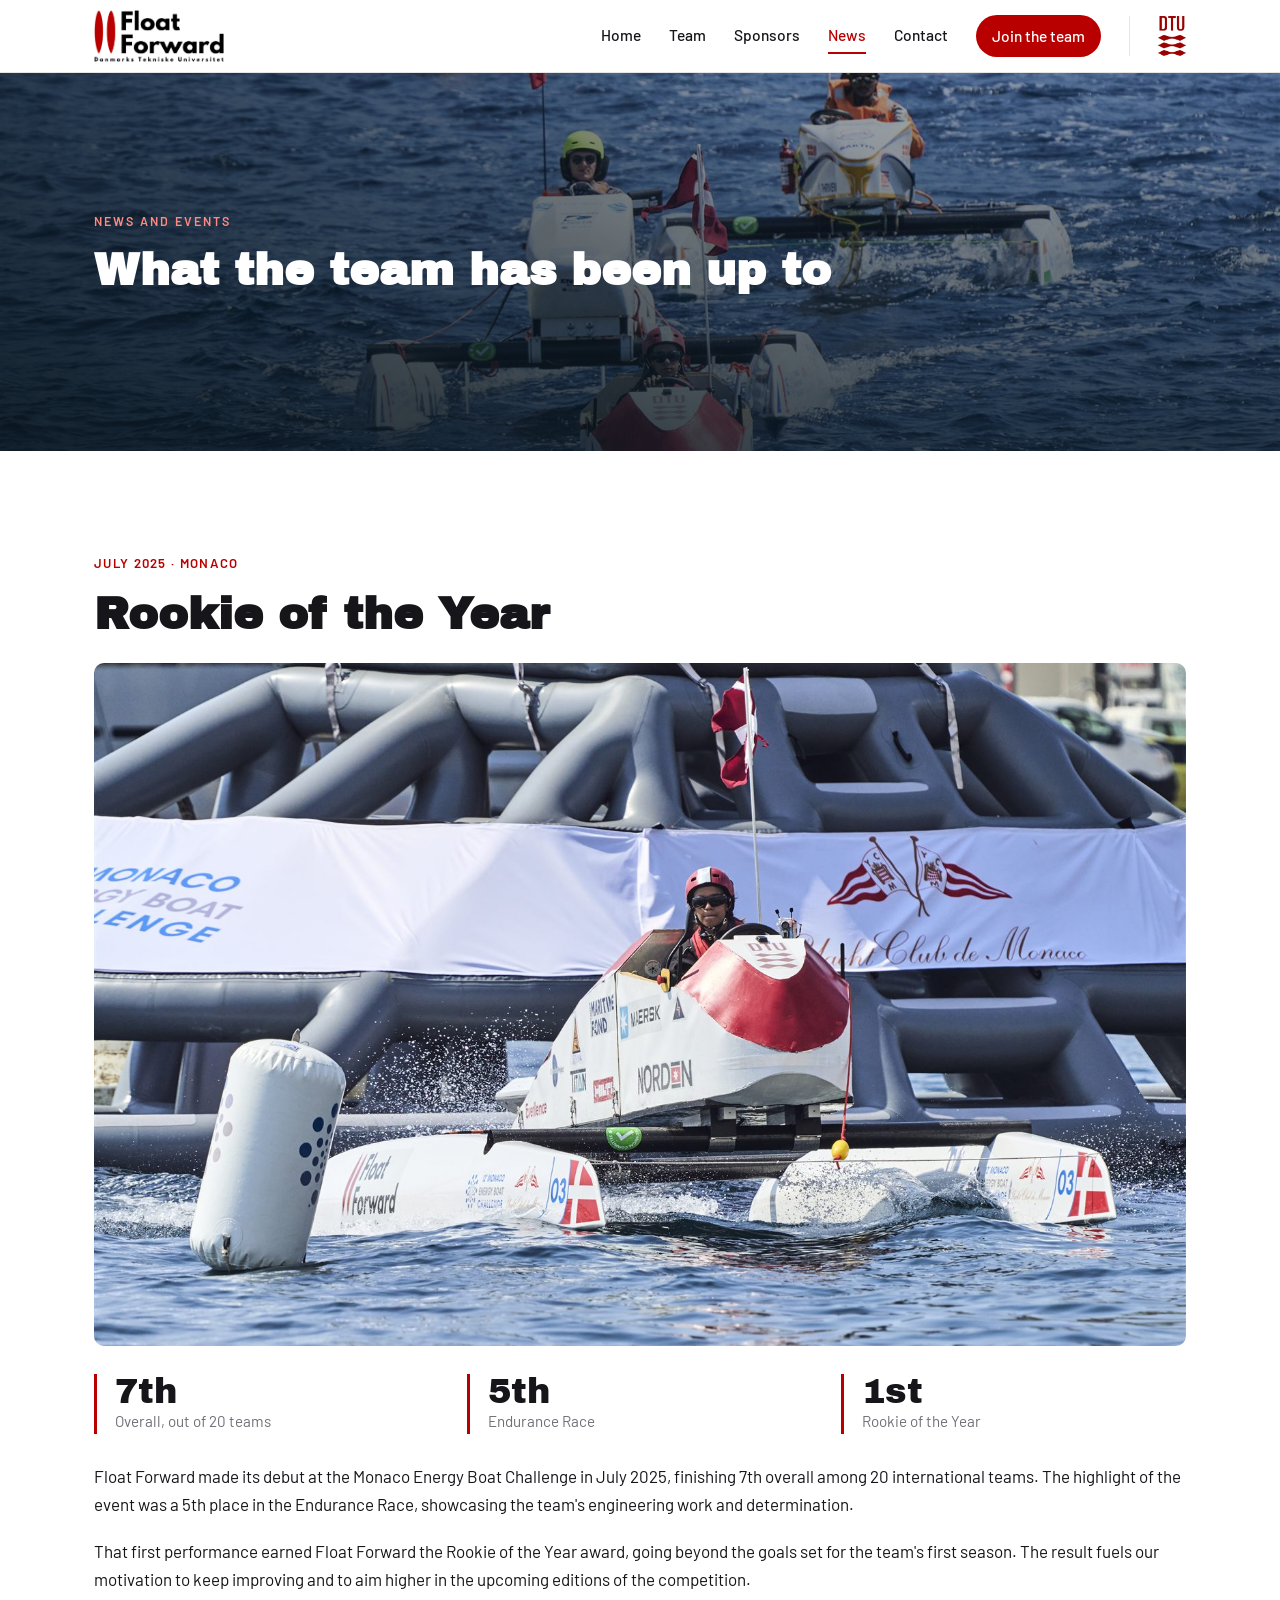
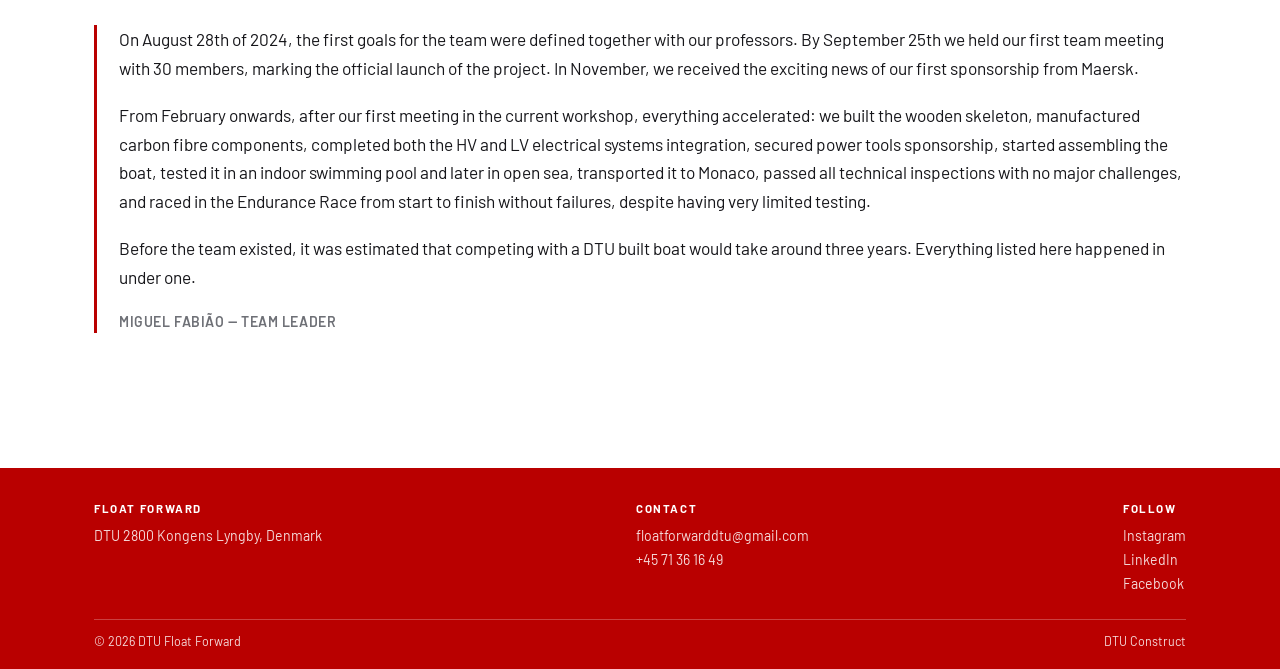
<file: news.html>
<!DOCTYPE html>
<html lang="en">
<head>
<meta charset="utf-8">
<meta name="viewport" content="width=device-width, initial-scale=1">
<title>News and events — DTU Float Forward</title>
<meta name="description" content="News from DTU Float Forward: Rookie of the Year at the Monaco Energy Boat Challenge 2025, and what comes next.">
<meta property="og:title" content="News and events — DTU Float Forward">
<meta property="og:description" content="Rookie of the Year at the Monaco Energy Boat Challenge 2025.">
<meta property="og:image" content="https://dtufloatforward.dk/images/boat/share.jpg">
<link rel="preconnect" href="https://fonts.googleapis.com">
<link rel="preconnect" href="https://fonts.gstatic.com" crossorigin>
<link href="https://fonts.googleapis.com/css2?family=Archivo+Black&family=Barlow:wght@400;500;600&display=swap" rel="stylesheet">
<link rel="icon" href="favicon.ico" sizes="any">
<link rel="icon" type="image/png" href="images/icons/icon-192.png">
<link rel="apple-touch-icon" href="images/icons/apple-touch-icon.png">
<link rel="stylesheet" href="assets/css/style.css">
</head>
<body>

<header class="header">
  <div class="header__inner">
    <a class="logo" href="index.html"><img src="images/logos/floatforward.png" alt="DTU Float Forward" width="585" height="234"></a>
    <button class="nav-toggle" aria-label="Menu" aria-expanded="false">☰</button>
    <nav class="nav">
      <a href="index.html">Home</a>
      <a href="team.html">Team</a>
      <a href="sponsors.html">Sponsors</a>
      <a href="news.html" aria-current="page">News</a>
      <a href="contact.html">Contact</a>
      <a class="nav__cta" href="join.html">Join the team</a>
    </nav>
    <a class="dtu-logo" href="https://www.dtu.dk/" target="_blank" rel="noopener"><img src="images/logos/dtu.png" alt="DTU — Technical University of Denmark"></a>
  </div>
</header>

<main>

  <section class="hero hero--page page-hero">
    <div class="hero__img" style="background-image:url('images/pages/news.jpg')"></div>
    <div class="hero__content wrap">
      <span class="eyebrow">News and events</span>
      <h2>What the team has been up to</h2>
    </div>
  </section>

  <!-- ============================================================
       CADA NOTICIA ES UN BLOQUE <article class="post">.
       Para añadir una nueva, copia un bloque entero, pégalo
       ARRIBA del todo y cambia fecha, título, texto e imagen.
       ============================================================ -->

  <section class="section">
    <div class="wrap">

      <article class="post">
        <p class="post__date">July 2025 · Monaco</p>
        <h2>Rookie of the Year</h2>
        <img class="card__img" style="border-radius:10px;margin:20px 0 28px" src="images/news/monaco-2025.jpg" alt="Float Forward racing at the Monaco Energy Boat Challenge 2025">
        <div class="grid grid--3" style="margin-bottom:28px">
          <div class="stat"><div class="stat__num">7th</div><div class="stat__label">Overall, out of 20 teams</div></div>
          <div class="stat"><div class="stat__num">5th</div><div class="stat__label">Endurance Race</div></div>
          <div class="stat"><div class="stat__num">1st</div><div class="stat__label">Rookie of the Year</div></div>
        </div>
        <p>Float Forward made its debut at the Monaco Energy Boat Challenge in July 2025, finishing 7th overall among 20 international teams. The highlight of the event was a 5th place in the Endurance Race, showcasing the team's engineering work and determination.</p>
        <p>That first performance earned Float Forward the Rookie of the Year award, going beyond the goals set for the team's first season. The result fuels our motivation to keep improving and to aim higher in the upcoming editions of the competition.</p>

        <blockquote class="quote">
          <p>On August 28th of 2024, the first goals for the team were defined together with our professors. By September 25th we held our first team meeting with 30 members, marking the official launch of the project. In November, we received the exciting news of our first sponsorship from Maersk.</p>
          <p>From February onwards, after our first meeting in the current workshop, everything accelerated: we built the wooden skeleton, manufactured carbon fibre components, completed both the HV and LV electrical systems integration, secured power tools sponsorship, started assembling the boat, tested it in an indoor swimming pool and later in open sea, transported it to Monaco, passed all technical inspections with no major challenges, and raced in the Endurance Race from start to finish without failures, despite having very limited testing.</p>
          <p>Before the team existed, it was estimated that competing with a DTU built boat would take around three years. Everything listed here happened in under one.</p>
          <footer>MIGUEL FABIÃO — TEAM LEADER</footer>
        </blockquote>
      </article>

    </div>
  </section>

</main>

<footer class="footer">
  <div class="wrap">
    <div class="footer__grid">
      <div>
        <h4>Float Forward</h4>
        <p style="margin:0">DTU 2800 Kongens Lyngby, Denmark</p>
      </div>
      <div>
        <h4>Contact</h4>
        <ul>
          <li><a href="mailto:floatforwarddtu@gmail.com">floatforwarddtu@gmail.com</a></li>
          <li><a href="tel:+4571361649">+45 71 36 16 49</a></li>
        </ul>
      </div>
      <div>
        <h4>Follow</h4>
        <ul>
          <li><a href="https://www.instagram.com/dtufloatforward/" target="_blank" rel="noopener">Instagram</a></li>
          <li><a href="https://linkedin.com/company/dtu-float-forward/" target="_blank" rel="noopener">LinkedIn</a></li>
          <li><a href="https://facebook.com/people/Float-Forward-DTU/61565667403670/" target="_blank" rel="noopener">Facebook</a></li>
        </ul>
      </div>
    </div>
    <div class="footer__bottom">
      <span>© <span id="year">2026</span> DTU Float Forward</span>
      <a href="https://construct.dtu.dk/" target="_blank" rel="noopener">DTU Construct</a>
    </div>
  </div>
</footer>

<script src="assets/js/site.js"></script>
</body>
</html>
</file>
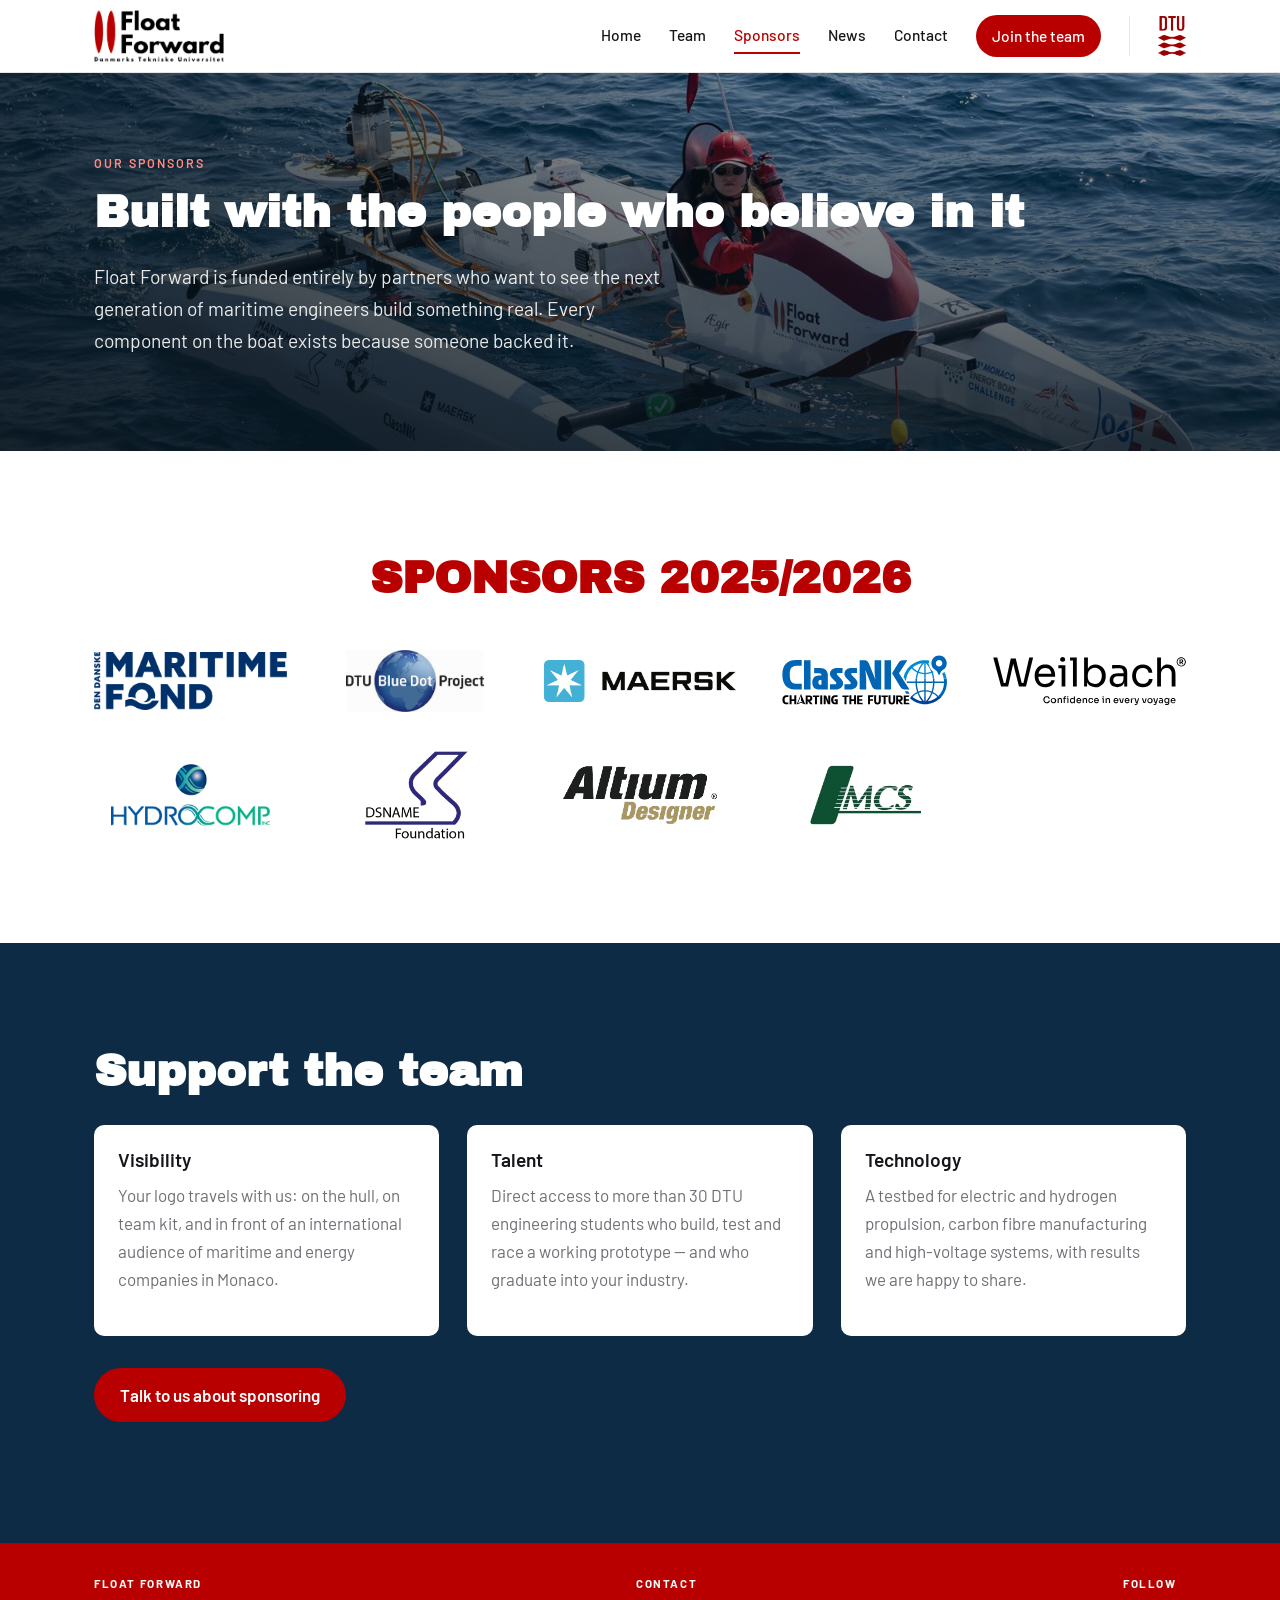
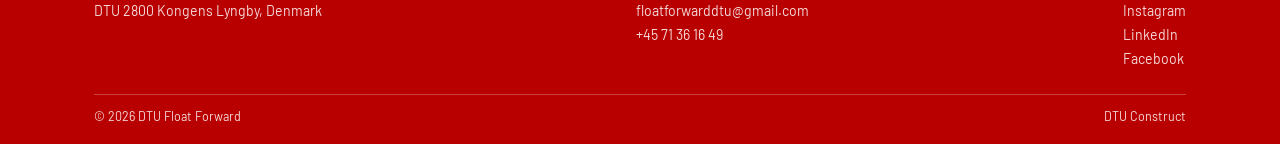
<file: sponsors.html>
<!DOCTYPE html>
<html lang="en">
<head>
<meta charset="utf-8">
<meta name="viewport" content="width=device-width, initial-scale=1">
<title>Sponsors — DTU Float Forward</title>
<meta name="description" content="The companies and foundations supporting DTU Float Forward, and how your organisation can join them.">
<meta property="og:title" content="Sponsors — DTU Float Forward">
<meta property="og:description" content="Our strategic partners and partners, and how to support the team.">
<link rel="preconnect" href="https://fonts.googleapis.com">
<link rel="preconnect" href="https://fonts.gstatic.com" crossorigin>
<link href="https://fonts.googleapis.com/css2?family=Archivo+Black&family=Barlow:wght@400;500;600&display=swap" rel="stylesheet">
<link rel="icon" href="favicon.ico" sizes="any">
<link rel="icon" type="image/png" href="images/icons/icon-192.png">
<link rel="apple-touch-icon" href="images/icons/apple-touch-icon.png">
<link rel="stylesheet" href="assets/css/style.css">
</head>
<body>

<header class="header">
  <div class="header__inner">
    <a class="logo" href="index.html"><img src="images/logos/floatforward.png" alt="DTU Float Forward" width="585" height="234"></a>
    <button class="nav-toggle" aria-label="Menu" aria-expanded="false">☰</button>
    <nav class="nav">
      <a href="index.html">Home</a>
      <a href="team.html">Team</a>
      <a href="sponsors.html" aria-current="page">Sponsors</a>
      <a href="news.html">News</a>
      <a href="contact.html">Contact</a>
      <a class="nav__cta" href="join.html">Join the team</a>
    </nav>
    <a class="dtu-logo" href="https://www.dtu.dk/" target="_blank" rel="noopener"><img src="images/logos/dtu.png" alt="DTU — Technical University of Denmark"></a>
  </div>
</header>

<main>

  <section class="hero hero--page page-hero">
    <div class="hero__img" style="background-image:url('images/pages/sponsors.jpg')"></div>
    <div class="hero__content wrap">
      <span class="eyebrow">Our sponsors</span>
      <h2>Built with the people who believe in it</h2>
      <p class="lead">Float Forward is funded entirely by partners who want to see the next generation of maritime engineers build something real. Every component on the boat exists because someone backed it.</p>
    </div>
  </section>

  <section class="section">
    <div class="wrap">

      <!-- Temporada a la que pertenecen los patrocinadores de abajo -->
      <h2 class="sponsors-season">Sponsors 2025/2026</h2>

      <!-- Cada logo es un enlace a la web del patrocinador. Para añadir uno,
           copia una línea <a ...>, cambia el enlace, el logo y el nombre. -->
      <div class="logos">
        <a href="https://dendanskemaritimefond.dk/" target="_blank" rel="noopener" title="Den Danske Maritime Fond"><img src="images/sponsors/ddmf.png" alt="Den Danske Maritime Fond"></a>
        <a href="https://blue-dot.dtu.dk/" target="_blank" rel="noopener" title="DTU Blue Dot Project"><img src="images/sponsors/dtu-blue-dot.png" alt="DTU Blue Dot Project"></a>
        <a href="https://www.maersk.com/" target="_blank" rel="noopener" title="Maersk"><img src="images/sponsors/maersk.png" alt="Maersk"></a>
        <a href="https://www.classnk.com/" target="_blank" rel="noopener" title="ClassNK"><img src="images/sponsors/classnk.svg" alt="ClassNK"></a>
        <a href="https://www.weilbach.com/" target="_blank" rel="noopener" title="Weilbach"><img src="images/sponsors/weilbach.svg" alt="Weilbach"></a>
        <a href="https://www.hydrocompinc.com/" target="_blank" rel="noopener" title="HydroComp"><img src="images/sponsors/hydrocomp.png" alt="HydroComp"></a>
        <a href="https://www.skibstekniskselskab.dk/" target="_blank" rel="noopener" title="DSNAME Foundation"><img class="logo-square" src="images/sponsors/dsname.png" alt="DSNAME Foundation"></a>
        <a href="https://www.altium.com/" target="_blank" rel="noopener" title="Altium Designer"><img src="images/sponsors/altium.png" alt="Altium Designer"></a>
        <a href="https://www.mcs-throttle.com/es/" target="_blank" rel="noopener" title="MCS"><img src="images/sponsors/mcs.png" alt="MCS"></a>
      </div>

    </div>
  </section>

  <section class="section section--sea">
    <div class="wrap">
      <h2>Support the team</h2>
      <div class="grid grid--3" style="margin-top:28px">
        <div class="card"><div class="card__body">
          <h3>Visibility</h3>
          <p class="muted">Your logo travels with us: on the hull, on team kit, and in front of an international audience of maritime and energy companies in Monaco.</p>
        </div></div>
        <div class="card"><div class="card__body">
          <h3>Talent</h3>
          <p class="muted">Direct access to more than 30 DTU engineering students who build, test and race a working prototype — and who graduate into your industry.</p>
        </div></div>
        <div class="card"><div class="card__body">
          <h3>Technology</h3>
          <p class="muted">A testbed for electric and hydrogen propulsion, carbon fibre manufacturing and high-voltage systems, with results we are happy to share.</p>
        </div></div>
      </div>
      <p style="margin-top:32px"><a class="btn" href="contact.html">Talk to us about sponsoring</a></p>
    </div>
  </section>

</main>

<footer class="footer">
  <div class="wrap">
    <div class="footer__grid">
      <div>
        <h4>Float Forward</h4>
        <p style="margin:0">DTU 2800 Kongens Lyngby, Denmark</p>
      </div>
      <div>
        <h4>Contact</h4>
        <ul>
          <li><a href="mailto:floatforwarddtu@gmail.com">floatforwarddtu@gmail.com</a></li>
          <li><a href="tel:+4571361649">+45 71 36 16 49</a></li>
        </ul>
      </div>
      <div>
        <h4>Follow</h4>
        <ul>
          <li><a href="https://www.instagram.com/dtufloatforward/" target="_blank" rel="noopener">Instagram</a></li>
          <li><a href="https://linkedin.com/company/dtu-float-forward/" target="_blank" rel="noopener">LinkedIn</a></li>
          <li><a href="https://facebook.com/people/Float-Forward-DTU/61565667403670/" target="_blank" rel="noopener">Facebook</a></li>
        </ul>
      </div>
    </div>
    <div class="footer__bottom">
      <span>© <span id="year">2026</span> DTU Float Forward</span>
      <a href="https://construct.dtu.dk/" target="_blank" rel="noopener">DTU Construct</a>
    </div>
  </div>
</footer>

<script src="assets/js/site.js"></script>
</body>
</html>
</file>
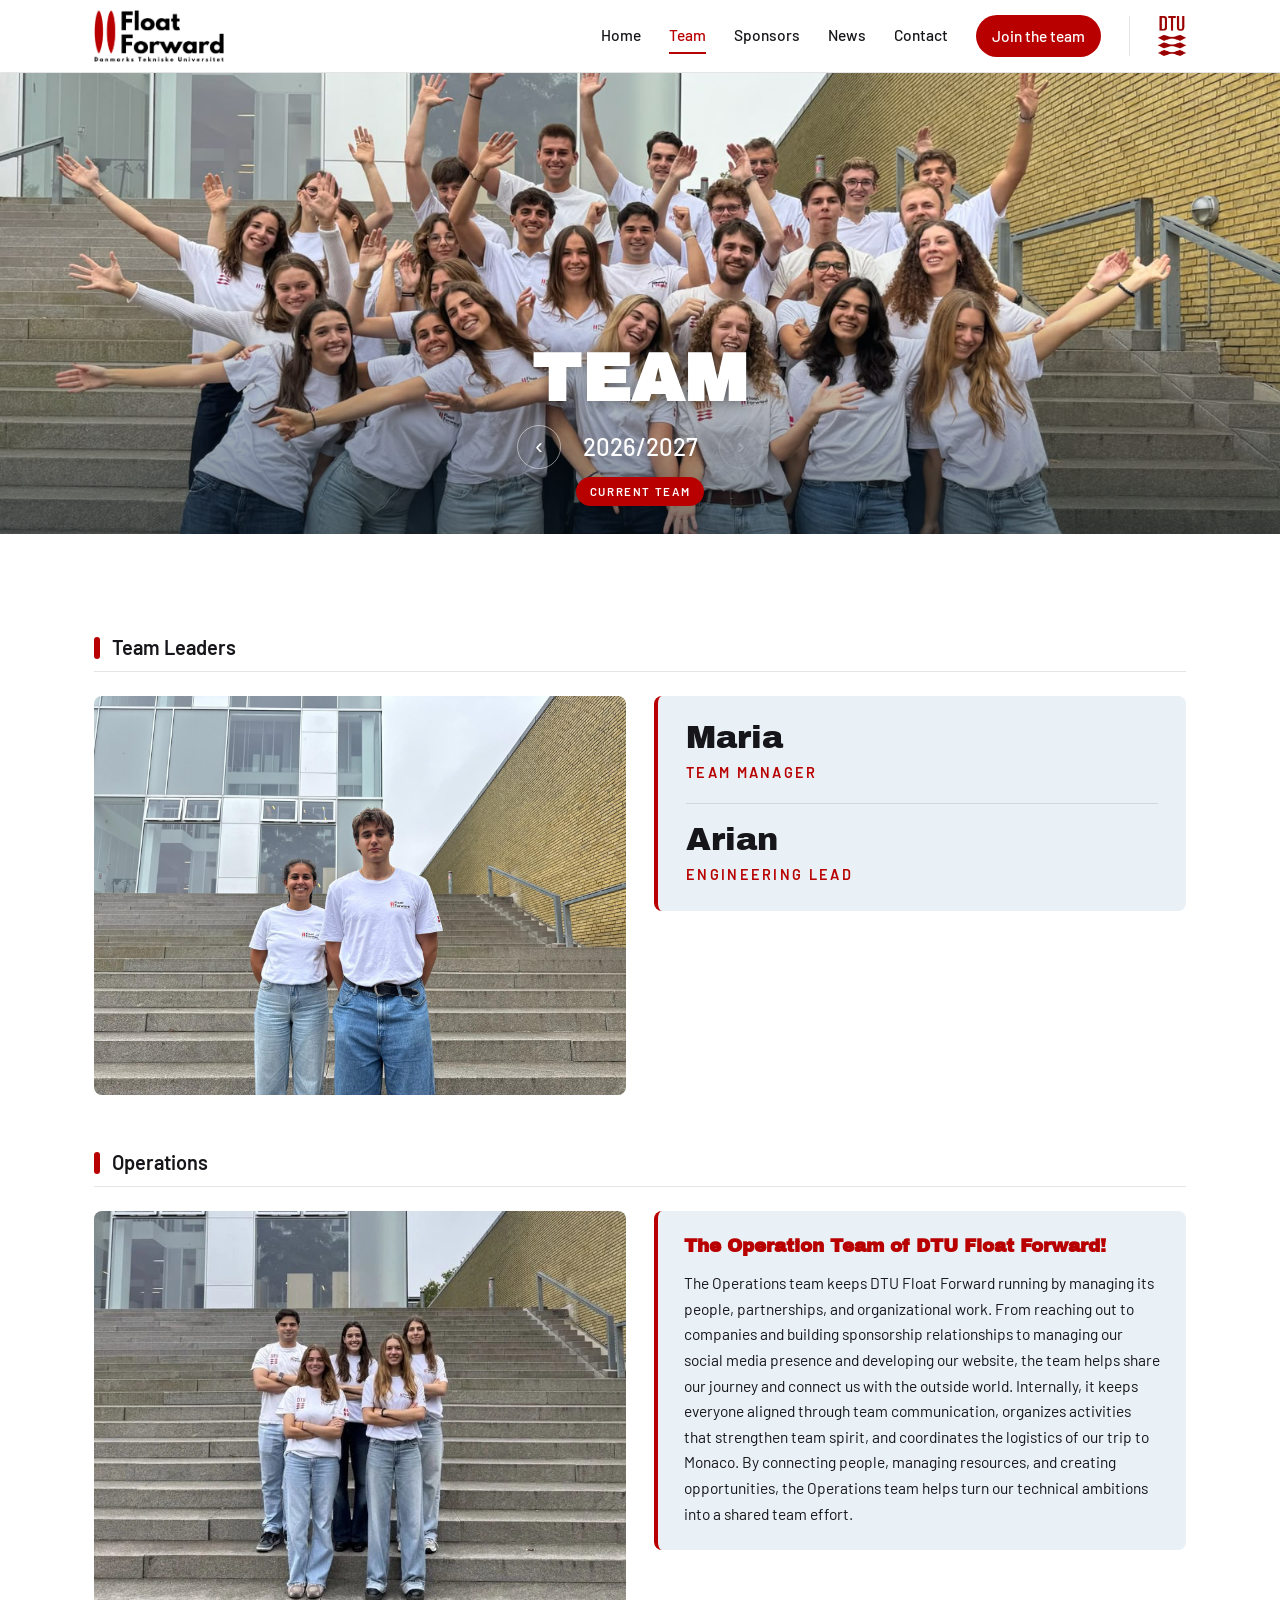
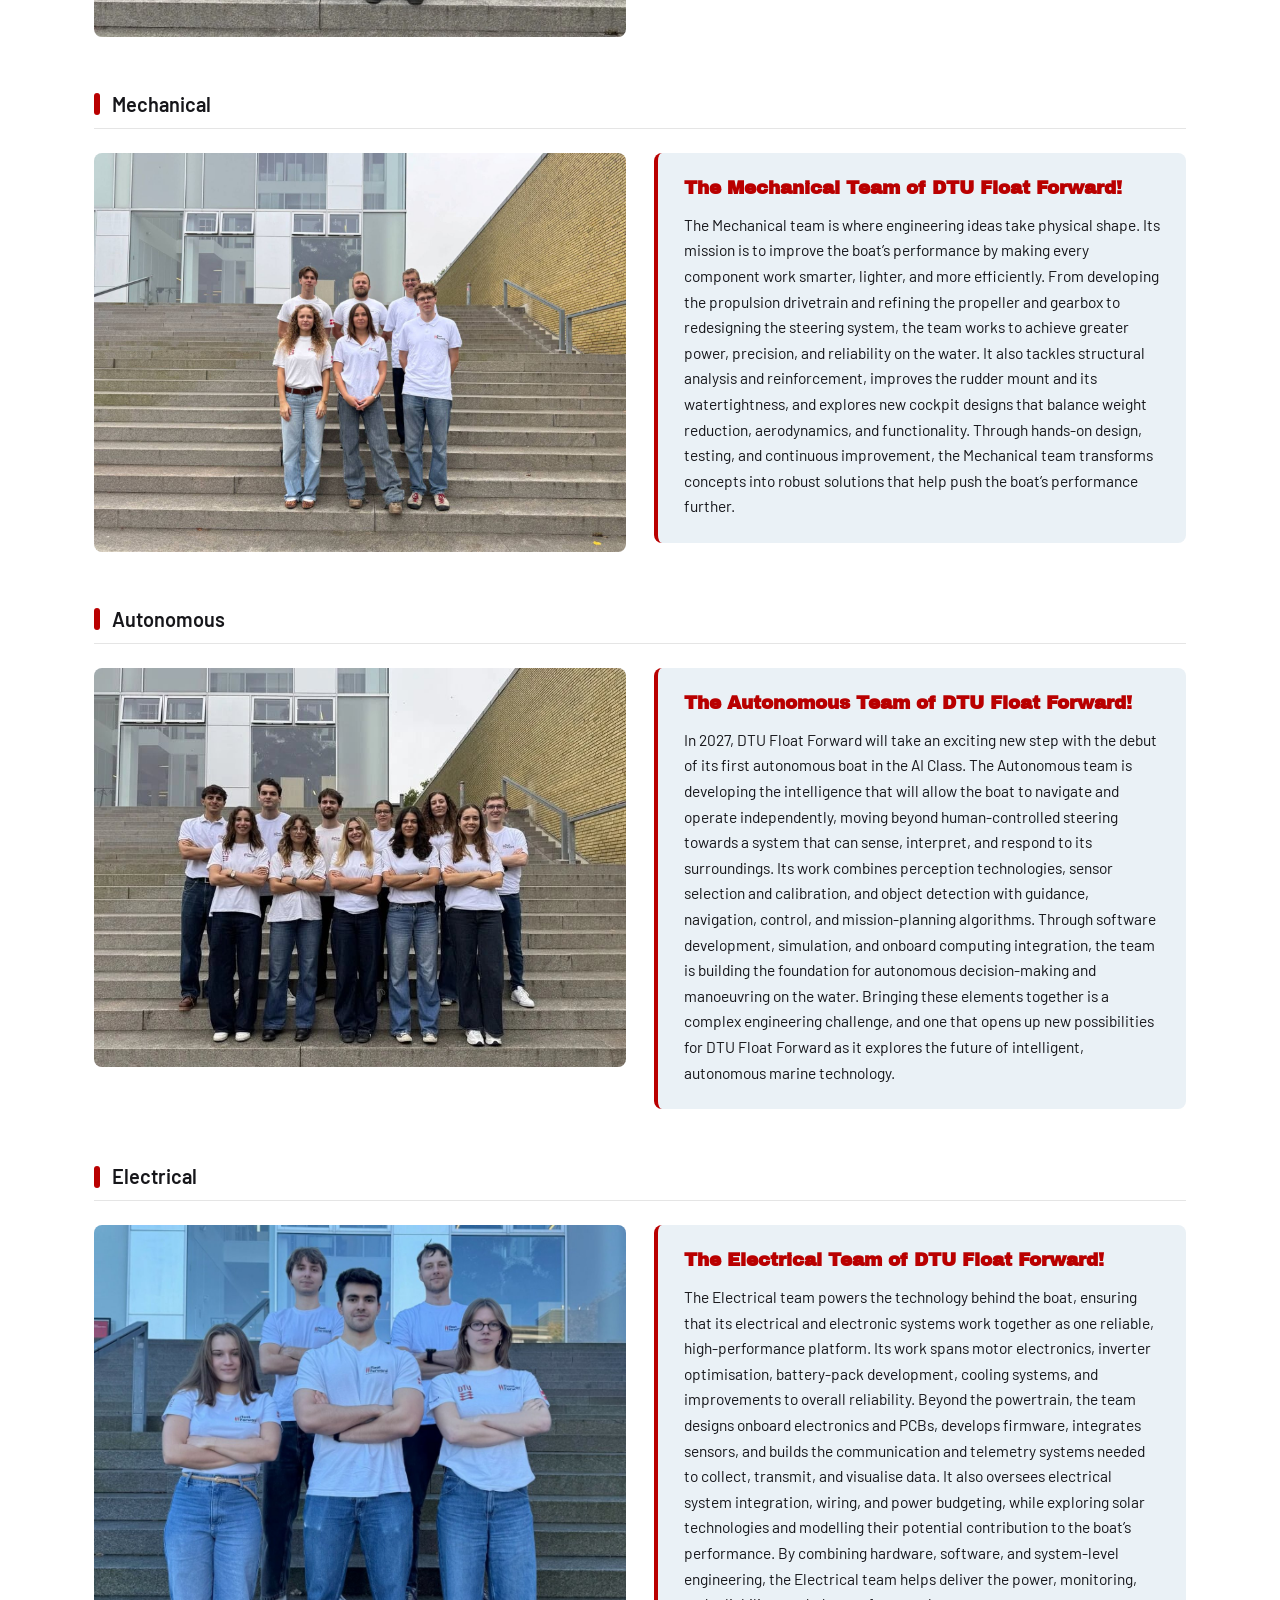
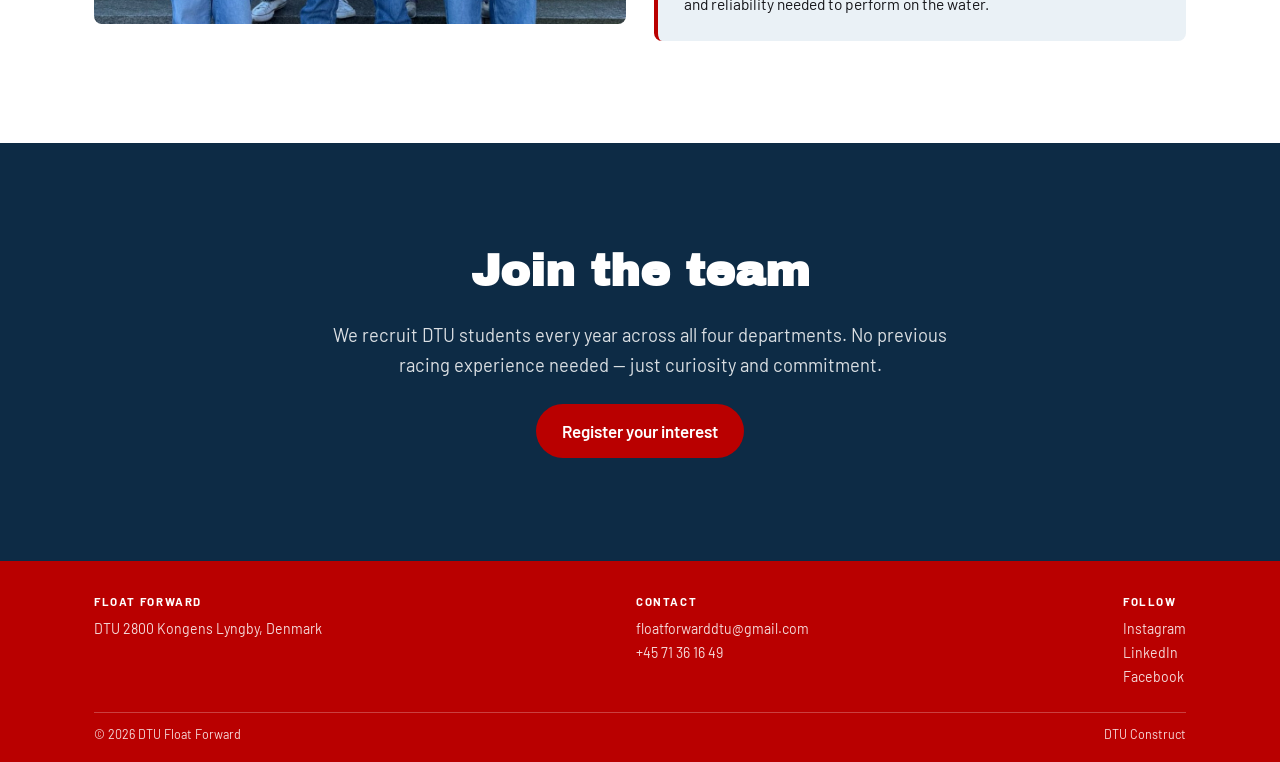
<file: team.html>
<!DOCTYPE html>
<html lang="en">
<head>
<meta charset="utf-8">
<meta name="viewport" content="width=device-width, initial-scale=1">
<title>Team — DTU Float Forward</title>
<meta name="description" content="The students behind DTU Float Forward, by season and department: Operations, Mechanical, Autonomous and Electrical.">
<meta property="og:title" content="Team — DTU Float Forward">
<meta property="og:description" content="The students behind DTU Float Forward, by season and department.">
<meta property="og:image" content="https://dtufloatforward.dk/images/boat/share.jpg">
<link rel="preconnect" href="https://fonts.googleapis.com">
<link rel="preconnect" href="https://fonts.gstatic.com" crossorigin>
<link href="https://fonts.googleapis.com/css2?family=Archivo+Black&family=Barlow:wght@400;500;600&display=swap" rel="stylesheet">
<link rel="icon" href="favicon.ico" sizes="any">
<link rel="icon" type="image/png" href="images/icons/icon-192.png">
<link rel="apple-touch-icon" href="images/icons/apple-touch-icon.png">
<link rel="stylesheet" href="assets/css/style.css">
</head>
<body>

<header class="header">
  <div class="header__inner">
    <a class="logo" href="index.html"><img src="images/logos/floatforward.png" alt="DTU Float Forward" width="585" height="234"></a>
    <button class="nav-toggle" aria-label="Menu" aria-expanded="false">☰</button>
    <nav class="nav">
      <a href="index.html">Home</a>
      <a href="team.html" aria-current="page">Team</a>
      <a href="sponsors.html">Sponsors</a>
      <a href="news.html">News</a>
      <a href="contact.html">Contact</a>
      <a class="nav__cta" href="join.html">Join the team</a>
    </nav>
    <a class="dtu-logo" href="https://www.dtu.dk/" target="_blank" rel="noopener"><img src="images/logos/dtu.png" alt="DTU — Technical University of Denmark"></a>
  </div>
</header>

<main>

  <section class="hero hero--page hero--team">
    <div class="hero__img" id="team-hero"></div>
    <div class="hero__content wrap" style="text-align:center;width:100%">
      <h1 style="max-width:none;margin:0 auto">TEAM</h1>
      <div class="season-switch">
        <button id="prev" type="button" aria-label="Previous season">&#8249;</button>
        <span id="season">2026/2027</span>
        <button id="next" type="button" aria-label="Next season">&#8250;</button>
      </div>
      <span class="badge" id="season-badge">CURRENT TEAM</span>
    </div>
  </section>

  <section class="section">
    <div class="wrap">
      <div id="departments" aria-live="polite"></div>
    </div>
  </section>

  <section class="section section--sea">
    <div class="wrap" style="text-align:center">
      <h2>Join the team</h2>
      <p class="lead" style="margin:0 auto 24px">We recruit DTU students every year across all four departments. No previous racing experience needed — just curiosity and commitment.</p>
      <a class="btn" href="join.html">Register your interest</a>
    </div>
  </section>

</main>

<footer class="footer">
  <div class="wrap">
    <div class="footer__grid">
      <div>
        <h4>Float Forward</h4>
        <p style="margin:0">DTU 2800 Kongens Lyngby, Denmark</p>
      </div>
      <div>
        <h4>Contact</h4>
        <ul>
          <li><a href="mailto:floatforwarddtu@gmail.com">floatforwarddtu@gmail.com</a></li>
          <li><a href="tel:+4571361649">+45 71 36 16 49</a></li>
        </ul>
      </div>
      <div>
        <h4>Follow</h4>
        <ul>
          <li><a href="https://www.instagram.com/dtufloatforward/" target="_blank" rel="noopener">Instagram</a></li>
          <li><a href="https://linkedin.com/company/dtu-float-forward/" target="_blank" rel="noopener">LinkedIn</a></li>
          <li><a href="https://facebook.com/people/Float-Forward-DTU/61565667403670/" target="_blank" rel="noopener">Facebook</a></li>
        </ul>
      </div>
    </div>
    <div class="footer__bottom">
      <span>© <span id="year">2026</span> DTU Float Forward</span>
      <a href="https://construct.dtu.dk/" target="_blank" rel="noopener">DTU Construct</a>
    </div>
  </div>
</footer>

<script src="assets/data/team.js"></script>
<script src="assets/js/team.js"></script>
<script src="assets/js/site.js"></script>
</body>
</html>
</file>
<file: assets/css/style.css>
/* =========================================================
   DTU Float Forward — hoja de estilos única
   Todo el diseño del sitio vive aquí. Los colores y medidas
   principales están en :root; cambiarlos ahí afecta a todo.
   ========================================================= */

:root {
  --red: #B90000;        /* rojo del logo de Float Forward */
  --red-deep: #990000;   /* rojo del logo de DTU, para degradados */
  --sea: #0D2B45;        /* azul marino del mar, para secciones oscuras */
  --sea-soft: #EAF1F6;   /* azul muy claro de fondo */
  --ink: #16161A;        /* texto y fondos oscuros */
  --mist: #F6F5F4;       /* gris muy claro de fondo */
  --grey: #6E7076;       /* texto secundario */
  --line: rgba(0, 0, 0, 0.1);

  --wrap: 1140px;        /* ancho máximo del contenido */
  --radius: 10px;
  --header-h: 72px;
}

*, *::before, *::after { box-sizing: border-box; }

html { scroll-behavior: smooth; }

body {
  margin: 0;
  font-family: "Barlow", system-ui, -apple-system, sans-serif;
  font-size: 17px;
  line-height: 1.65;
  color: var(--ink);
  background: #fff;
  -webkit-font-smoothing: antialiased;
}

img { max-width: 100%; display: block; }
a { color: var(--red); }

h1, h2, h3 { line-height: 1.15; margin: 0 0 0.5em; }
h1 { font-family: "Archivo Black", system-ui, sans-serif; font-size: clamp(2.4rem, 6vw, 4.2rem); letter-spacing: 0.01em; }
h2 { font-family: "Archivo Black", system-ui, sans-serif; font-size: clamp(1.8rem, 4vw, 2.8rem); }
h3 { font-size: 1.2rem; font-weight: 600; }
p { margin: 0 0 1.1em; }

.wrap { max-width: var(--wrap); margin: 0 auto; padding: 0 24px; }
.section { padding: clamp(56px, 8vw, 104px) 0; }
.section--mist { background: var(--mist); }
.section--ink { background: var(--ink); color: #fff; }
.section--ink h2 { color: #fff; }

/* Secciones de color. Sobre fondo oscuro el texto pasa a blanco. */
.section--red { background: linear-gradient(135deg, var(--red), var(--red-deep)); color: #fff; }
.section--sea { background: var(--sea); color: #fff; }
.section--sea-soft { background: var(--sea-soft); }
.section--red h2, .section--sea h2, .section--red h3, .section--sea h3 { color: #fff; }
.section--red .lead, .section--sea .lead,
.section--red .muted, .section--sea .muted { color: rgba(255,255,255,0.85); }
.section--red a:not(.btn), .section--sea a:not(.btn) { color: #fff; }
.section--sea .eyebrow { color: #FF8A80; }
.section--red .eyebrow { color: rgba(255,255,255,0.8); }
.section--red .stat { border-left-color: #fff; }
.section--red .stat__label, .section--sea .stat__label { color: rgba(255,255,255,0.85); }
.section--sea .card, .section--red .card { color: var(--ink); border: 0; }
/* Las tarjetas son blancas: dentro, el texto vuelve a sus colores normales */
.section--sea .card h3, .section--red .card h3 { color: var(--ink); }
.section--sea .card .muted, .section--red .card .muted { color: var(--grey); }

/* Botón blanco, para usar sobre fondo rojo */
.btn.btn--light { background: #fff; color: var(--red); }
.btn.btn--light:hover { background: var(--sea); color: #fff; }

/* Tira de fotos a todo el ancho */
.photo-strip { display: grid; grid-template-columns: repeat(3, 1fr); margin-bottom: clamp(32px, 5vw, 64px); }  /* espacio en blanco debajo */
.photo-strip img { width: 100%; aspect-ratio: 4 / 3; object-fit: cover; }
@media (max-width: 640px) {
  .photo-strip { grid-template-columns: 1fr 1fr; }
  .photo-strip img:first-child { grid-column: 1 / -1; aspect-ratio: 16 / 9; }
}

.lead { font-size: 1.15rem; color: var(--grey); max-width: 62ch; }
.muted { color: var(--grey); }

.eyebrow {
  display: inline-block;
  font-size: 0.78rem;
  font-weight: 600;
  letter-spacing: 0.16em;
  text-transform: uppercase;
  color: var(--red);
  margin-bottom: 14px;
}

.btn {
  display: inline-block;
  background: var(--red);
  color: #fff;
  text-decoration: none;
  font-weight: 600;
  padding: 13px 26px;
  border-radius: 999px;
  transition: background 0.2s;
}
.btn:hover { background: var(--red-deep); }
.btn--ghost { background: transparent; border: 1px solid rgba(255,255,255,0.5); }
.btn--ghost:hover { background: rgba(255,255,255,0.14); }
/* Botón con borde rojo, para fondos claros */
.btn--outline { background: transparent; color: var(--red); border: 1px solid var(--red); }
.btn--outline:hover { background: var(--red); color: #fff; }
button.btn { border: 0; cursor: pointer; font: inherit; font-weight: 600; }

/* ---------------- Cabecera ---------------- */
.header {
  position: sticky; top: 0; z-index: 50;
  background: rgba(255,255,255,0.95);
  backdrop-filter: blur(8px);
  border-bottom: 1px solid var(--line);
}
.header__inner {
  height: var(--header-h);
  display: flex; align-items: center; justify-content: space-between;
  max-width: var(--wrap); margin: 0 auto; padding: 0 24px;
}
.logo {
  font-family: "Archivo Black", sans-serif;
  font-size: 1.05rem; letter-spacing: 0.02em;
  color: var(--ink); text-decoration: none;
  display: flex; align-items: center; gap: 10px;
}
.logo img { height: 52px; width: auto; }

/* Logo de DTU, a la derecha de los enlaces */
.dtu-logo { display: flex; align-items: center; margin-left: 28px; padding-left: 28px; border-left: 1px solid var(--line); }
.dtu-logo img { height: 40px; width: auto; }

.nav { display: flex; align-items: center; gap: 28px; margin-left: auto; }
.nav a {
  color: var(--ink); text-decoration: none; font-weight: 500; font-size: 0.97rem;
  padding: 4px 0; border-bottom: 2px solid transparent;
}
.nav a:hover { border-bottom-color: var(--red); }
.nav a[aria-current="page"] { border-bottom-color: var(--red); color: var(--red); }
/* "Join the team" destacado como botón en el menú */
.nav a.nav__cta { white-space: nowrap; background: var(--red); color: #fff; padding: 8px 16px; border-radius: 999px; border-bottom: 0; }
.nav a.nav__cta:hover, .nav a.nav__cta[aria-current="page"] { background: var(--red-deep); color: #fff; }

.nav-toggle {
  display: none; width: 42px; height: 42px;
  background: none; border: 1px solid var(--line); border-radius: 8px;
  cursor: pointer; font-size: 1.2rem; line-height: 1;
}

@media (max-width: 980px) {
  .nav-toggle { display: block; order: 3; margin-left: 16px; }
  .dtu-logo { margin-left: auto; padding-left: 0; border-left: 0; }
  .dtu-logo img { height: 34px; }
  .logo img { height: 44px; }
  .nav {
    position: absolute; top: var(--header-h); left: 0; right: 0;
    flex-direction: column; align-items: stretch; gap: 0;
    background: #fff; border-bottom: 1px solid var(--line);
    padding: 8px 24px 20px;
    display: none;
  }
  .nav.is-open { display: flex; }
  .nav a { padding: 12px 0; border-bottom: 1px solid var(--line); }
  .nav a.nav__cta { margin-top: 14px; padding: 12px 16px; text-align: center; }
}

/* ---------------- Hero ---------------- */
.hero {
  position: relative;
  min-height: clamp(420px, 68vh, 640px);
  display: flex; align-items: center;
  background: var(--ink);
  overflow: hidden;
}
.hero__img {
  position: absolute; inset: 0;
  background-size: cover; background-position: center;
}
.hero::after {
  content: ""; position: absolute; inset: 0;
  background:
    linear-gradient(90deg, rgba(8,20,28,0.6), rgba(8,20,28,0) 65%),  /* oscurece el lado del texto */
    linear-gradient(180deg, rgba(8,20,28,0.35), rgba(8,20,28,0.78));
}
.hero__content { position: relative; z-index: 2; color: #fff; padding: 72px 24px; }
.hero__content h1 { color: #fff; max-width: 16ch; }
.hero__content p { font-size: 1.2rem; max-width: 52ch; color: rgba(255,255,255,0.9); }
.hero__actions { display: flex; flex-wrap: wrap; gap: 14px; margin-top: 28px; }

/* Hero más corto para páginas interiores */
.hero--page { min-height: clamp(300px, 42vh, 420px); }

/* Cabecera de Team: la foto de grupo ocupa todo el ancho y la altura crece
   con el ancho de la pantalla, con un tope de 600px. La foto se recorta
   por arriba y por abajo; center 45% centra la zona de las caras.
   Cada curso puede cambiarlo con photoPosition en team.js (--photo-pos). */
.hero--team { min-height: clamp(360px, 36vw, 600px); align-items: flex-end; }
.hero--team .hero__img { background-image: var(--photo); background-size: cover; background-position: center var(--photo-pos, 45%); }
/* Velo mucho más suave: solo oscurece la parte de abajo, donde va el texto */
.hero--team::after { background: linear-gradient(180deg, rgba(8,20,28,0) 45%, rgba(8,20,28,0.55)); }
.hero--team .hero__content { padding-top: 0; padding-bottom: 28px; }
.hero--team h1 { text-shadow: 0 2px 14px rgba(0,0,0,0.45); }

/* Cabecera con foto de Sponsors, News y Contact */
.page-hero .hero__content { width: 100%; }
.page-hero h2 { color: #fff; }
.page-hero .eyebrow { color: #FF8A80; }
.page-hero .lead { color: rgba(255,255,255,0.9); }

/* ---------------- Rejillas ---------------- */
.grid { display: grid; gap: 28px; }
.grid--2 { grid-template-columns: repeat(auto-fit, minmax(300px, 1fr)); }
.grid--3 { grid-template-columns: repeat(auto-fit, minmax(260px, 1fr)); }

.card {
  background: #fff;
  border: 1px solid var(--line);
  border-radius: var(--radius);
  overflow: hidden;
}
.card__body { padding: 24px; }
.card__img { aspect-ratio: 16 / 10; object-fit: cover; width: 100%; background: var(--mist); }

.stat { border-left: 3px solid var(--red); padding-left: 18px; }
.stat__num { font-family: "Archivo Black", sans-serif; font-size: 2.2rem; line-height: 1; }
.stat__label { color: var(--grey); font-size: 0.95rem; }

/* ---------------- Equipo ---------------- */
.season-switch {
  display: flex; align-items: center; justify-content: center; gap: 16px;
  margin: 8px 0 6px;
}
.season-switch button {
  width: 44px; height: 44px; flex: 0 0 auto;
  border-radius: 50%; border: 1px solid rgba(255,255,255,0.5);
  background: transparent; color: #fff; font-size: 1.4rem; line-height: 1;
  cursor: pointer; transition: background 0.2s, border-color 0.2s;
}
.season-switch button:hover:not(:disabled) { background: var(--red); border-color: var(--red); }
.season-switch button:disabled { opacity: 0.25; cursor: default; }
.season-switch span { font-size: clamp(1.1rem, 3vw, 1.5rem); font-weight: 500; min-width: 9ch; }

.badge {
  display: inline-block; background: var(--red); color: #fff;
  font-size: 0.72rem; font-weight: 600; letter-spacing: 0.14em;
  padding: 5px 14px; border-radius: 999px;
}

.dept + .dept { margin-top: 56px; }
.dept__head {
  display: flex; align-items: center; gap: 12px;
  border-bottom: 1px solid var(--line); padding-bottom: 12px; margin-bottom: 24px;
}
.dept__bar { width: 6px; height: 22px; background: var(--red); border-radius: 3px; flex: 0 0 auto; }
.dept__head h3 { margin: 0; font-size: 1.25rem; }
.dept__desc { color: var(--grey); margin: -8px 0 24px; max-width: 70ch; }
/* Foto de grupo del departamento: tope de 640px porque las fotos son pequeñas */
.dept__photo { width: 100%; max-width: 640px; border-radius: 8px; margin-bottom: 24px; }

/* Foto + cuadro de texto a la derecha (campo "feature" en team.js) */
.dept__feature { display: grid; grid-template-columns: minmax(0, 1fr) minmax(0, 1fr); gap: 28px; align-items: start; }
.dept__feature .dept__photo { max-width: none; margin-bottom: 0; }
.dept__box {
  background: var(--sea-soft); border-left: 4px solid var(--red); border-radius: 8px;
  padding: 24px 26px; font-size: 0.97rem;
}
.dept__box h4 { font-family: "Archivo Black", sans-serif; font-size: 1.15rem; line-height: 1.25; margin: 0 0 12px; color: var(--red); }
.dept__box p { margin: 0; }
/* Cuadro con nombres (campo "people"): nombre grande y cargo en rojo debajo */
.dept__box--people { align-self: start; display: flex; flex-direction: column; justify-content: center; gap: 18px; padding: 24px 28px; }
.dept__person { display: flex; flex-direction: column; gap: 6px; }
.dept__person-name { font-family: "Archivo Black", sans-serif; font-size: clamp(1.5rem, 2.6vw, 2rem); line-height: 1.1; color: var(--ink); }
.dept__person-role { font-size: 0.9rem; font-weight: 600; letter-spacing: 0.16em; text-transform: uppercase; color: var(--red); }
.dept__person + .dept__person { padding-top: 18px; border-top: 1px solid var(--line); }
@media (max-width: 760px) { .dept__feature { grid-template-columns: 1fr; } }

/* ---------------- Patrocinadores ---------------- */
.sponsors-season { margin: 0 0 40px; color: var(--red); text-align: center; text-transform: uppercase; }
.tier + .tier { margin-top: 48px; }
.tier h3 { font-size: 0.82rem; letter-spacing: 0.16em; text-transform: uppercase; color: var(--grey); }
.logos {
  display: grid; align-items: center;
  grid-template-columns: repeat(auto-fill, minmax(170px, 1fr));
  gap: 32px;
  margin-top: 20px;
}
.logos a, .logos div { display: flex; align-items: center; justify-content: center; min-height: 72px; }
.logos img { max-height: 62px; width: auto; object-fit: contain; transition: transform 0.2s; }
.logos a:hover img { transform: scale(1.06); }   /* indica que el logo es un enlace */
/* Logos casi cuadrados: algo más altos para que su texto se lea igual que el resto */
.logos img.logo-square { max-height: 92px; }

/* Logo de la competición en "About us" (portada). El logo es blanco,
   por eso va sobre un recuadro azul marino. Es un enlace a su web. */
.comp-row { align-items: center; margin-top: 12px; }
.comp-row p { margin: 0; }
.comp-logo {
  display: inline-block;
  background: var(--sea); border-radius: var(--radius);
  padding: 18px 22px; transition: transform 0.2s;
}
.comp-logo img { display: block; height: 72px; width: auto; }
.comp-logo:hover { transform: translateY(-3px); }
@media (max-width: 640px) { .comp-logo img { height: 60px; } }

/* ---------------- Tarjeta destacada con dos caras (portada) ---------------- */
.highlight { position: relative; background-size: cover; background-position: center; background-color: var(--sea); }
.highlight::before { content: ""; position: absolute; inset: 0; background: rgba(13,43,69,0.35); }
.highlight .wrap { position: relative; }

/* Las dos caras ocupan la misma celda; la de detrás está transparente */
.flip { display: grid; background: rgba(255,255,255,0.94); border-radius: var(--radius); outline: none; }
.flip__face {
  grid-area: 1 / 1; display: grid; gap: 32px; align-items: center;
  padding: clamp(20px, 4vw, 40px);
  transition: opacity 0.5s ease-out, visibility 0.5s;
}
.flip__front { grid-template-columns: 1fr 1.4fr; }
.flip__back { grid-template-columns: 0.6fr 1.4fr; opacity: 0; visibility: hidden; }
.flip:hover .flip__front, .flip:focus-within .flip__front { opacity: 0; visibility: hidden; }
.flip:hover .flip__back, .flip:focus-within .flip__back { opacity: 1; visibility: visible; }

.flip img { width: 100%; height: 100%; object-fit: cover; border-radius: 6px; background: var(--mist); }
.flip__front img { aspect-ratio: 16 / 10; }
.flip__back img { aspect-ratio: 4 / 5; }

.flip__intro { text-align: center; }
.flip__title { color: var(--red); text-transform: uppercase; font-size: clamp(2rem, 4.5vw, 3rem); margin-bottom: 0.3em; }
.flip__sub { font-size: 1.25rem; }
.flip__stats { background: var(--red); color: #fff; padding: 18px 20px; border-radius: 4px; text-align: left; }
.flip__stats p { margin: 0; }
.flip__stats strong { font-family: "Archivo Black", sans-serif; font-size: 1.3rem; margin-right: 4px; }
.flip__hint { margin: 14px 0 0; font-size: 0.85rem; color: var(--grey); }
.flip__hint .on-touch { display: none; }
@media (hover: none) { .flip__hint .on-hover { display: none; } .flip__hint .on-touch { display: inline; } }

@media (max-width: 760px) {
  .flip__front, .flip__back { grid-template-columns: 1fr; }
  .flip__back img { display: none; }
  /* En una columna, la foto toma su altura de aspect-ratio y no del hueco
     que deja la otra cara: así no se estira ni se recorta en el móvil */
  .flip__face { align-content: center; }
  .flip img { height: auto; }
}

/* ---------------- Noticias ---------------- */
.post__date { font-size: 0.82rem; letter-spacing: 0.1em; text-transform: uppercase; color: var(--red); font-weight: 600; }
.quote {
  border-left: 3px solid var(--red);
  padding-left: 22px; margin: 32px 0;
  font-size: 1.08rem;
}
.quote footer { font-size: 0.88rem; color: var(--grey); font-weight: 600; letter-spacing: 0.04em; }

/* ---------------- Contacto ---------------- */
.field { margin-bottom: 18px; }
.field label { display: block; font-size: 0.88rem; font-weight: 600; margin-bottom: 6px; }
.field input, .field textarea {
  width: 100%; padding: 12px 14px; font: inherit;
  border: 1px solid var(--line); border-radius: 8px; background: #fff;
}
.field input:focus, .field textarea:focus { outline: 2px solid var(--red); outline-offset: 1px; border-color: transparent; }
.field select {
  width: 100%; padding: 12px 14px; font: inherit;
  border: 1px solid var(--line); border-radius: 8px; background: #fff;
}
.field select:focus { outline: 2px solid var(--red); outline-offset: 1px; border-color: transparent; }
.contact-list { list-style: none; padding: 0; margin: 0; }
.contact-list li { padding: 14px 0; border-bottom: 1px solid var(--line); }
.contact-list strong { display: block; font-size: 0.8rem; letter-spacing: 0.12em; text-transform: uppercase; color: var(--grey); }
.contact-list a { color: var(--ink); text-decoration: none; font-weight: 500; }
.contact-list a:hover { color: var(--red); }

/* ---------------- Join the team ---------------- */
.join-step { position: relative; padding-left: 58px; }
.join-step__num {
  position: absolute; left: 0; top: 0;
  width: 42px; height: 42px; border-radius: 50%;
  display: grid; place-items: center;
  background: #fff; color: var(--red);
  font-family: "Archivo Black", sans-serif; font-size: 1.2rem;
}
.join-step h3 { margin: 0 0 6px; }
.join-step p { margin: 0; color: rgba(255,255,255,0.88); }

/* Siempre 2 x 2 en ordenador, para que ningún departamento quede solo en una fila */
.join-depts { margin-top: 36px; grid-template-columns: repeat(2, minmax(0, 1fr)); }
@media (max-width: 720px) { .join-depts { grid-template-columns: 1fr; } }
.join-dept {
  background: #fff; border: 1px solid var(--line); border-top: 4px solid var(--red);
  border-radius: var(--radius); padding: 28px;
  display: flex; flex-direction: column;
}
.join-dept h3 { font-family: "Archivo Black", sans-serif; font-size: 1.5rem; margin: 0 0 8px; }
.join-dept__pitch { font-size: 1.05rem; }
.join-dept h4 { font-size: 0.78rem; letter-spacing: 0.14em; text-transform: uppercase; color: var(--red); margin: 4px 0 8px; }
.join-dept ul { margin: 0 0 18px; padding-left: 20px; }
.join-dept li { margin-bottom: 4px; }
.join-dept__fit { margin: auto 0 0; padding-top: 16px; border-top: 1px solid var(--line); color: var(--grey); font-size: 0.95rem; }
.join-dept__fit strong { color: var(--ink); }

.join-form { background: #fff; border-radius: var(--radius); padding: clamp(20px, 4vw, 32px); }
.field-row { display: grid; grid-template-columns: 1fr 1fr; gap: 0 16px; }
@media (max-width: 520px) { .field-row { grid-template-columns: 1fr; } }
.checks { border: 0; padding: 0; margin: 0 0 18px; }
.checks legend { font-size: 0.88rem; font-weight: 600; margin-bottom: 8px; padding: 0; }
.checks label { display: inline-flex; align-items: center; gap: 8px; margin: 0 18px 8px 0; font-weight: 500; font-size: 0.97rem; cursor: pointer; }
.checks input, .consent input { width: 18px; height: 18px; accent-color: var(--red); flex: 0 0 auto; }
.consent { display: flex; gap: 10px; align-items: flex-start; font-size: 0.9rem; color: var(--grey); margin: 4px 0 22px; cursor: pointer; }
.consent input { margin-top: 2px; }

/* ---------------- Pie ---------------- */
/* Pie compacto, en el rojo del logo del equipo */
.footer { background: var(--red); color: rgba(255,255,255,0.85); padding: 32px 0 18px; font-size: 0.88rem; line-height: 1.5; }
.footer a { color: rgba(255,255,255,0.85); text-decoration: none; }
.footer a:hover { color: #fff; text-decoration: underline; }
/* space-between deja la última columna ("Follow") pegada a la derecha */
.footer__grid { display: flex; flex-wrap: wrap; justify-content: space-between; gap: 20px 48px; }
.footer h4 { color: #fff; font-size: 0.72rem; letter-spacing: 0.14em; text-transform: uppercase; margin: 0 0 8px; }
.footer ul { list-style: none; padding: 0; margin: 0; }
.footer li { margin-bottom: 3px; }
.footer__bottom {
  margin-top: 22px; padding-top: 12px; border-top: 1px solid rgba(255,255,255,0.25);
  font-size: 0.78rem; display: flex; flex-wrap: wrap; gap: 12px; justify-content: space-between;
}

@media (prefers-reduced-motion: reduce) {
  html { scroll-behavior: auto; }
  * { transition: none !important; }
}
</file>
